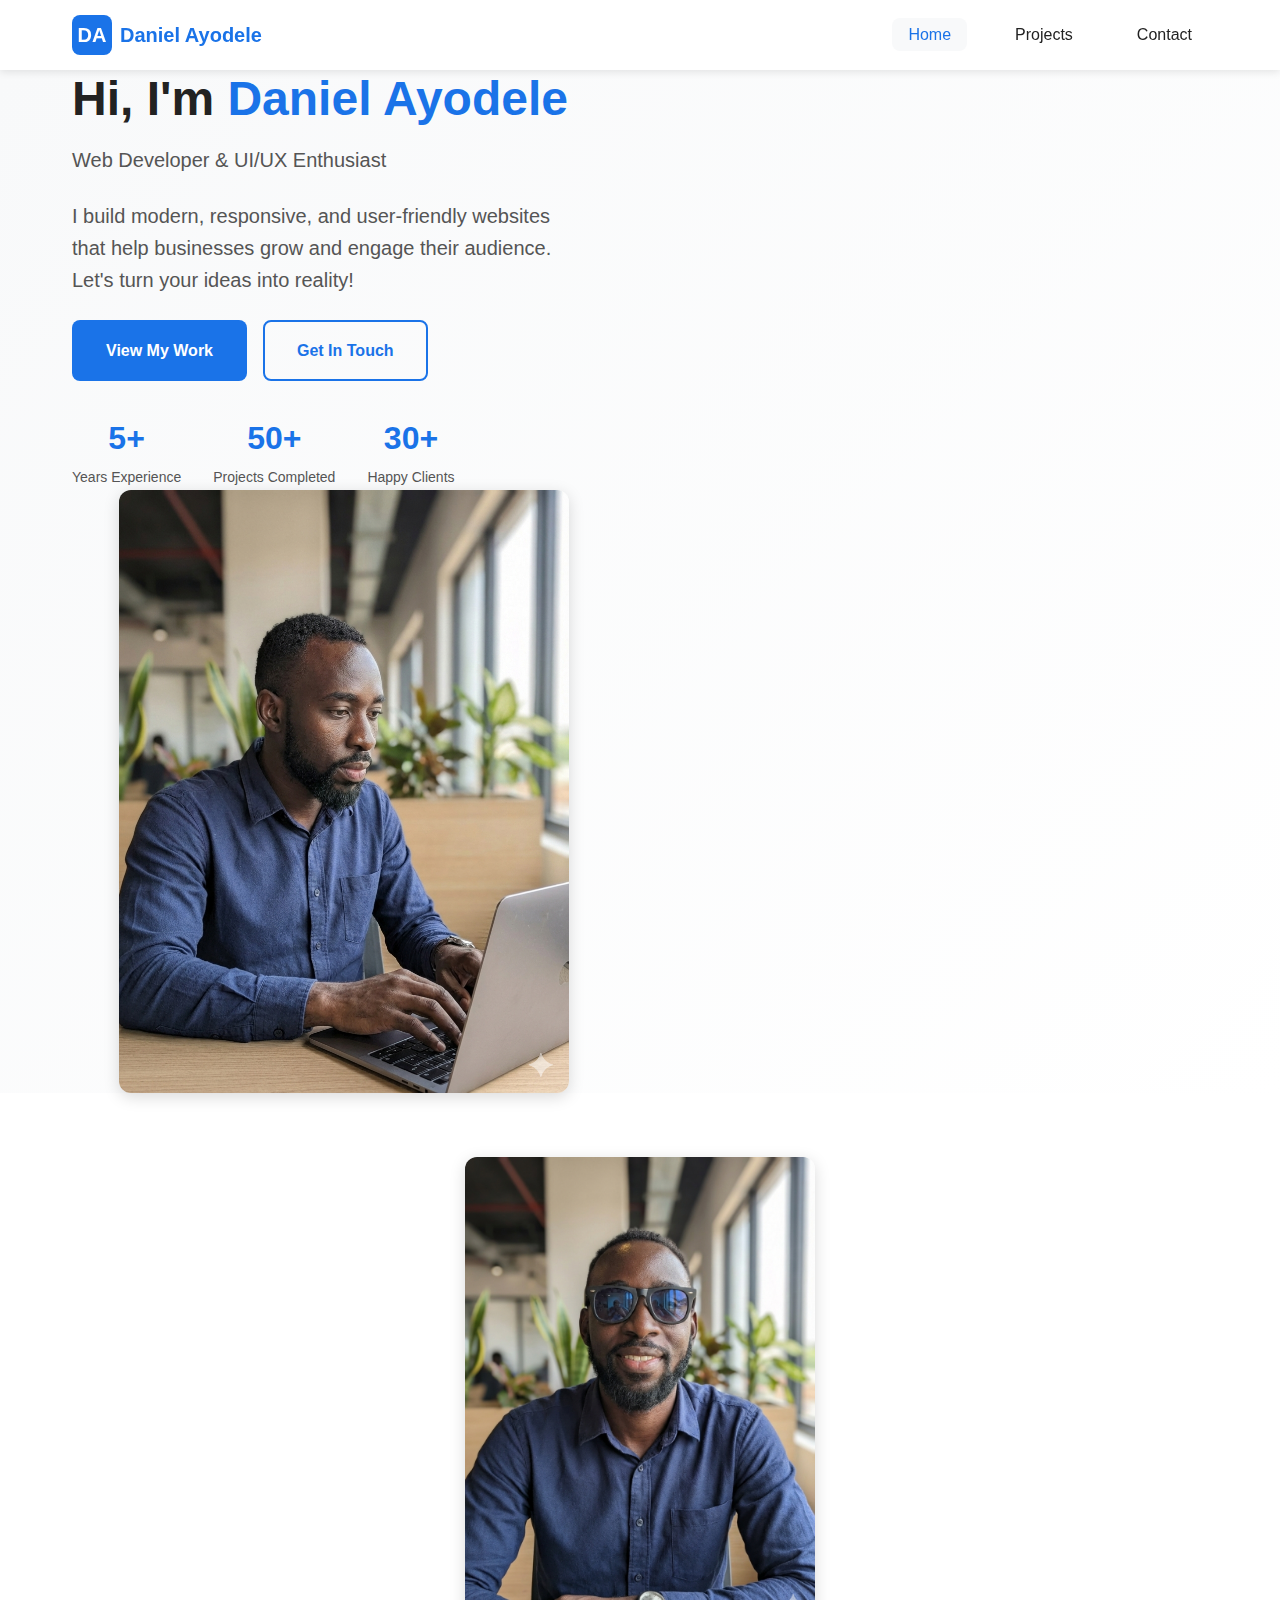
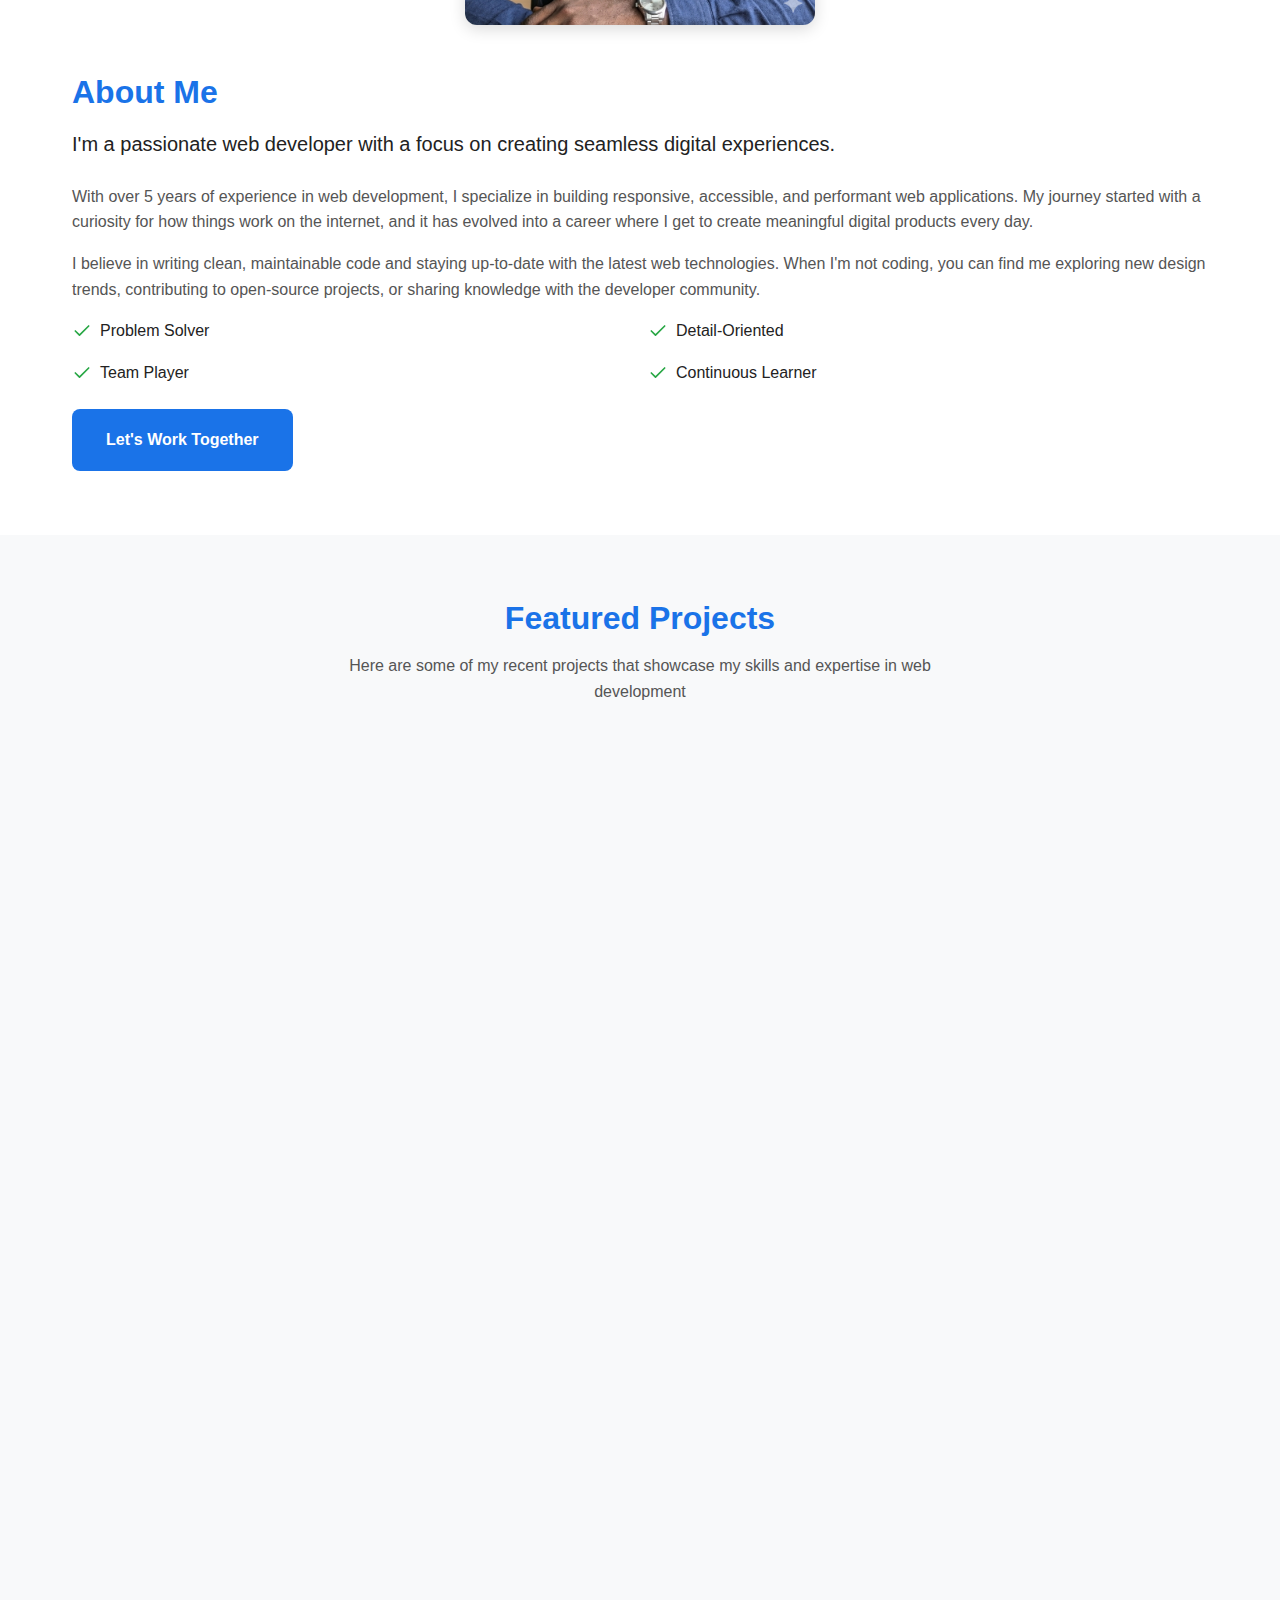
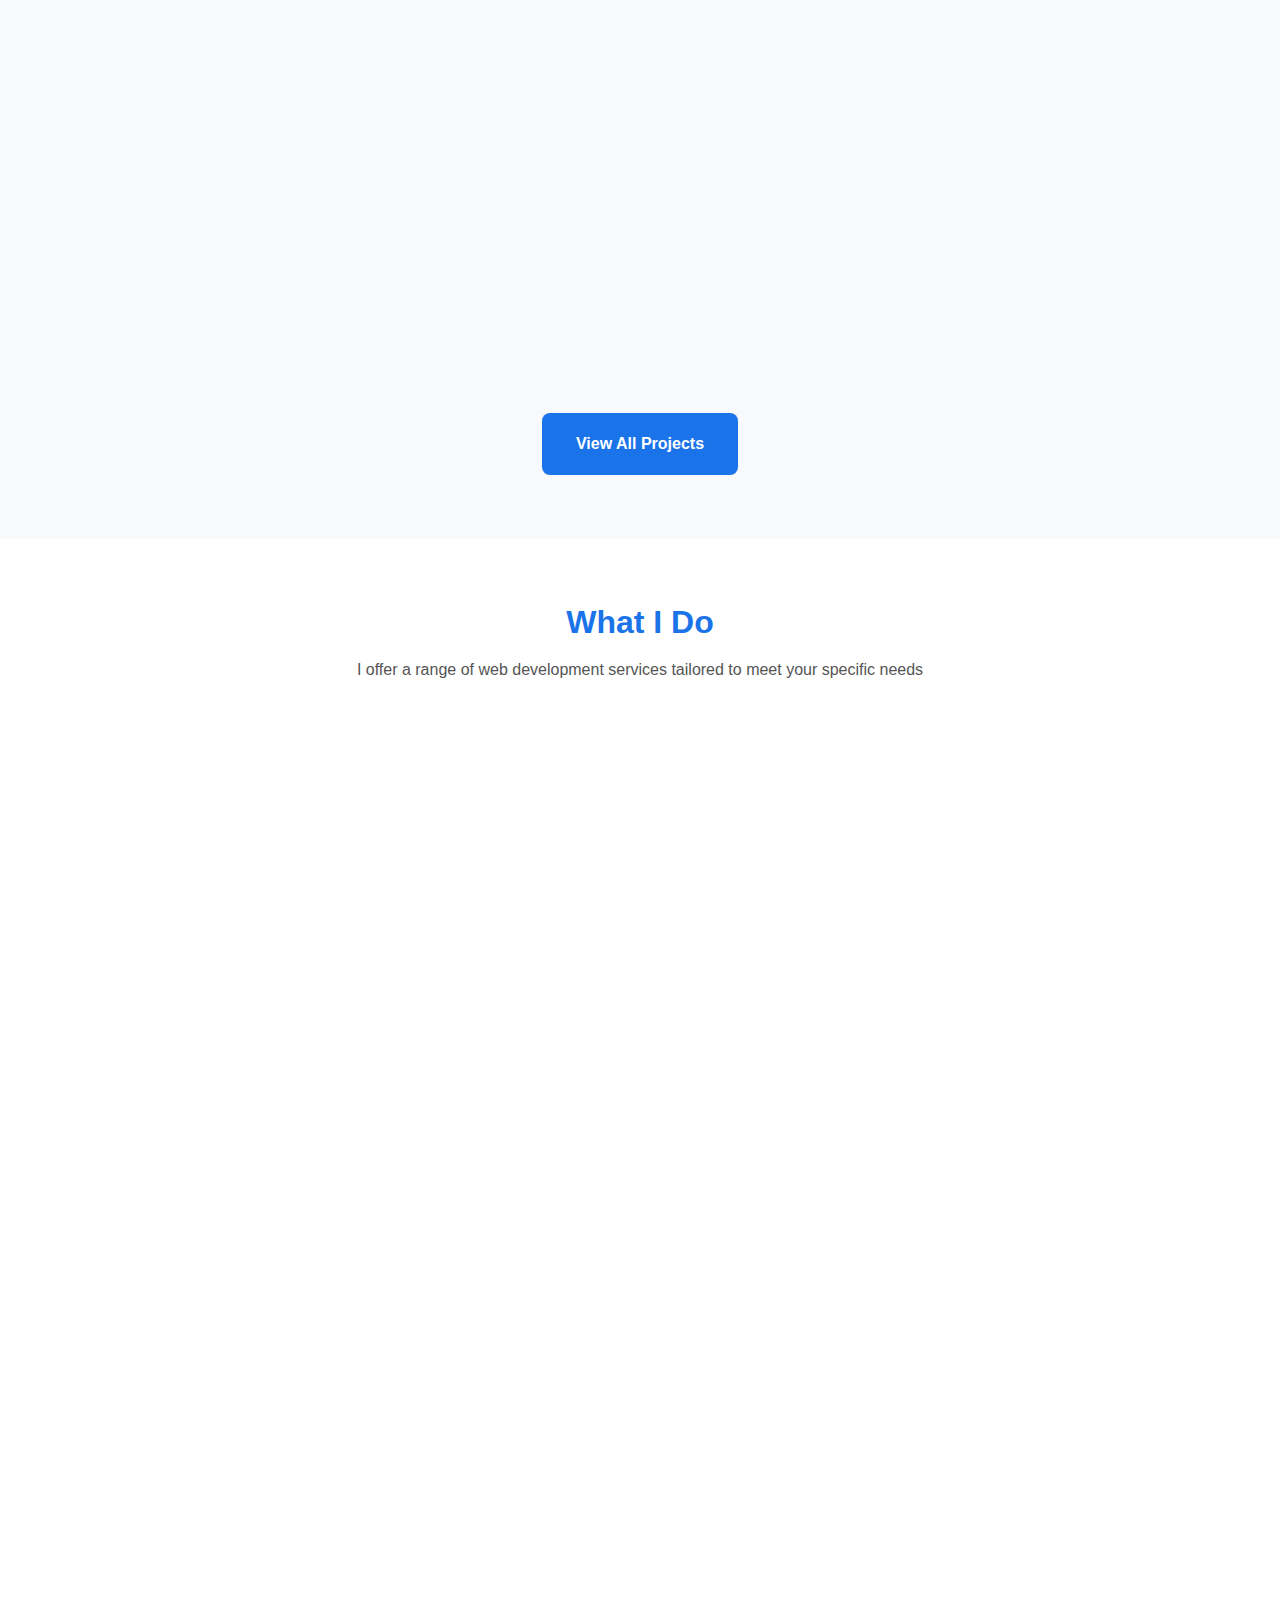
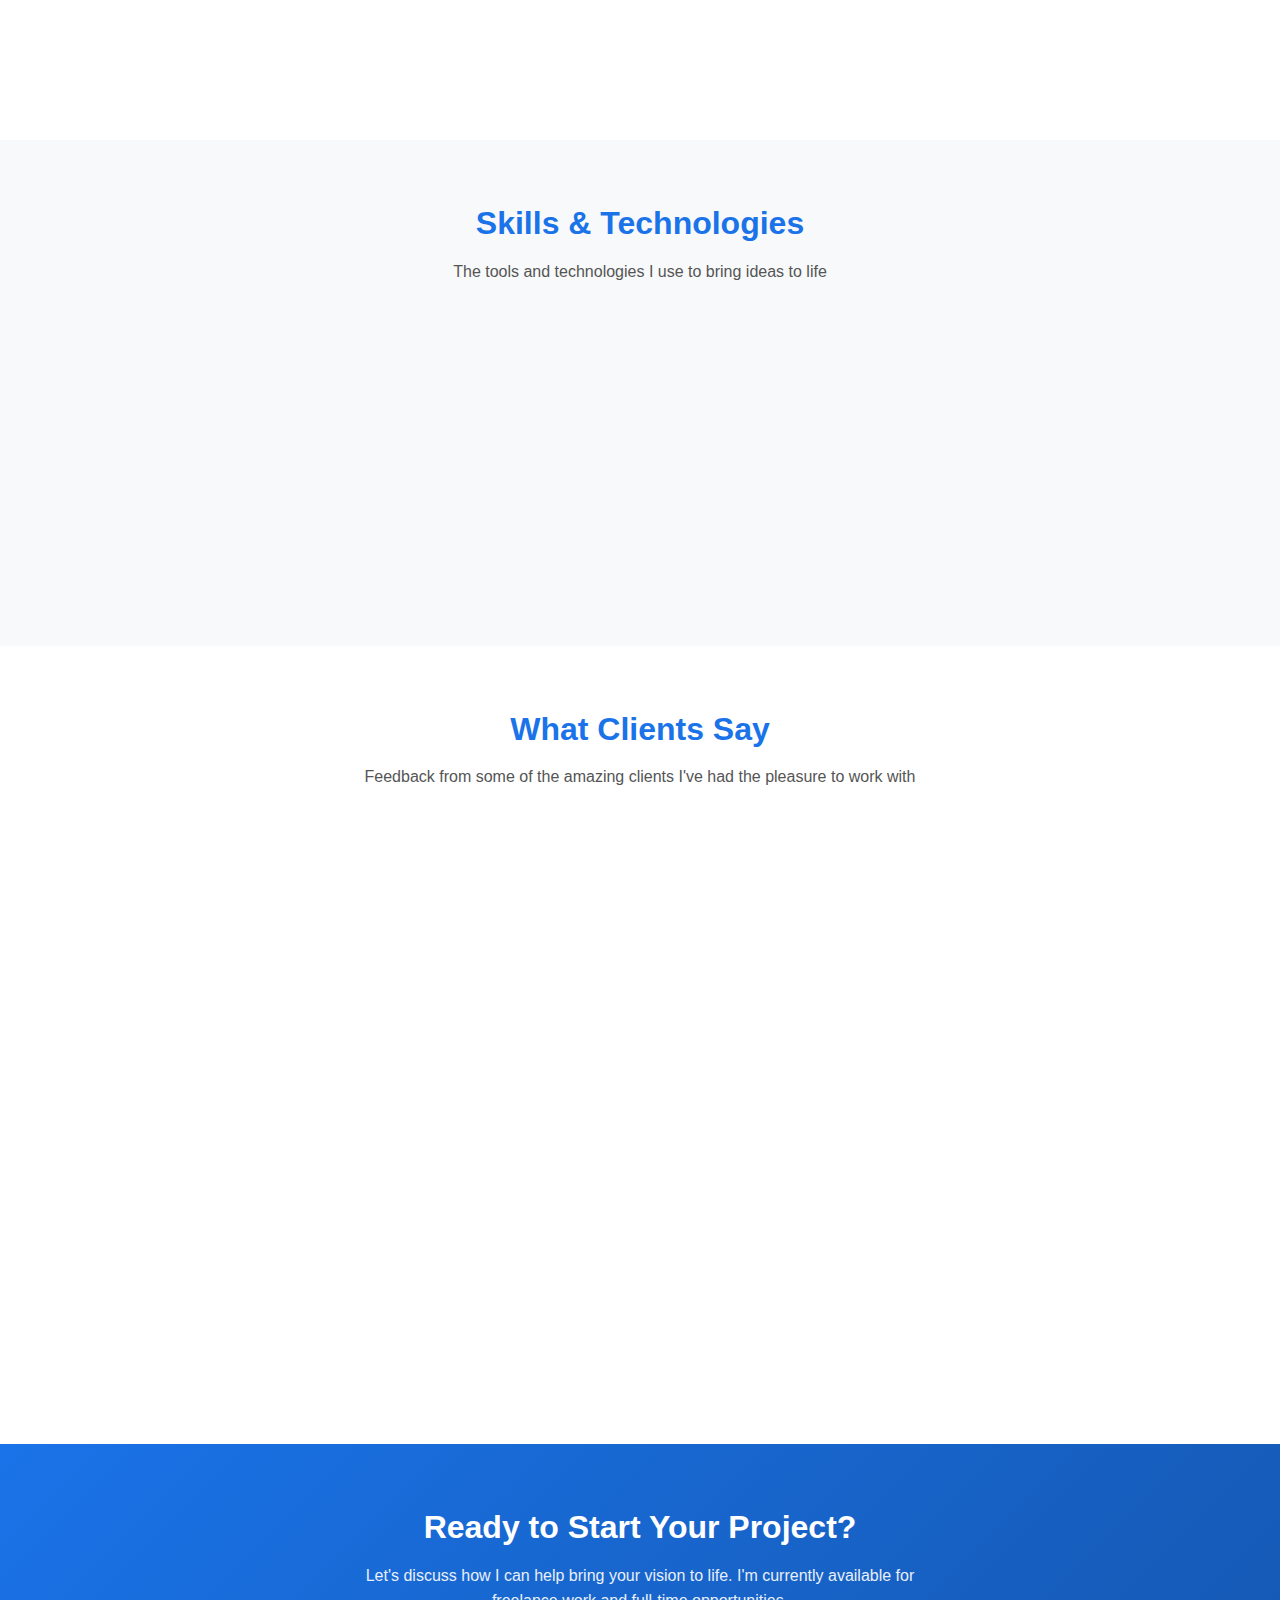
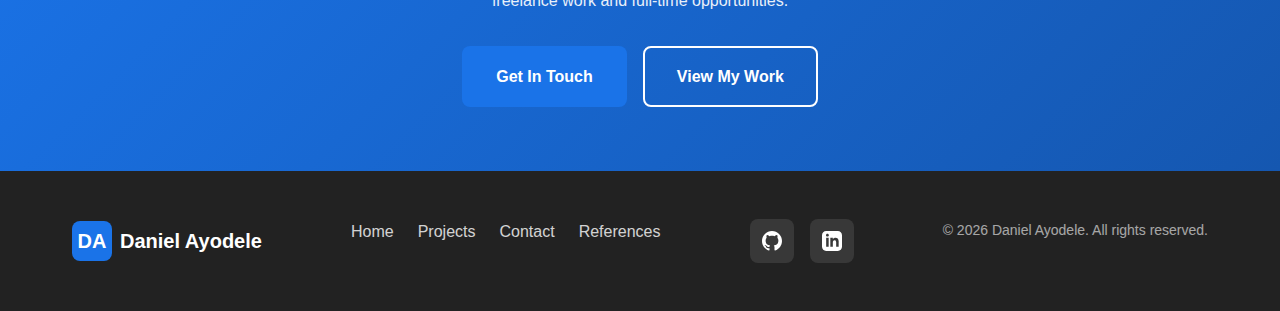
<file: project/index.html>
<!DOCTYPE html>
<html lang="en">

<head>
    <meta charset="UTF-8">
    <meta name="viewport" content="width=device-width, initial-scale=1.0">
    <title>Daniel Ayodele | Web Developer Portfolio</title>
    <meta name="description"
        content="Welcome to Daniel Ayodele's portfolio. I create beautiful, responsive websites and web applications using modern technologies.">
    <meta name="author" content="Daniel Ayodele">

    <!-- Favicon -->
    <link rel="icon" type="image/png" href="./images/favicon.png">

    <!-- Stylesheets -->
    <link rel="stylesheet" href="./styles/portfolio.css">

    <!-- JavaScript -->
    <script src="./scripts/portfolio.js" defer></script>
</head>

<body>
    <!-- Header -->
    <header class="header">
        <div class="container">
            <a href="./index.html" class="logo">
                <span class="logo-monogram">DA</span>
                <span>Daniel Ayodele</span>
            </a>

            <button class="nav-toggle" aria-label="Toggle navigation" aria-expanded="false">
                <span class="nav-toggle-bar"></span>
                <span class="nav-toggle-bar"></span>
                <span class="nav-toggle-bar"></span>
            </button>

            <nav>
                <ul class="nav-menu">
                    <li><a href="./index.html" class="nav-link active">Home</a></li>
                    <li><a href="./project.html" class="nav-link">Projects</a></li>
                    <li><a href="./contact.html" class="nav-link">Contact</a></li>
                </ul>
            </nav>
        </div>
    </header>

    <!-- Main Content -->
    <main>
        <!-- Hero Section -->
        <section class="hero">
            <div class="container">
                <div class="hero-content">
                    <div class="hero-text">
                        <h1 class="hero-title">
                            Hi, I'm <span class="highlight">Daniel Ayodele</span>
                        </h1>
                        <p class="hero-subtitle">Web Developer & UI/UX Enthusiast</p>
                        <p class="hero-description">
                            I build modern, responsive, and user-friendly websites that help businesses grow and engage
                            their audience.
                            Let's turn your ideas into reality!
                        </p>
                        <div class="hero-buttons">
                            <a href="./project.html" class="btn btn-primary">View My Work</a>
                            <a href="./contact.html" class="btn btn-secondary">Get In Touch</a>
                        </div>
                        <div class="hero-stats">
                            <div class="stat-item">
                                <span class="stat-number">5+</span>
                                <span class="stat-label">Years Experience</span>
                            </div>
                            <div class="stat-item">
                                <span class="stat-number">50+</span>
                                <span class="stat-label">Projects Completed</span>
                            </div>
                            <div class="stat-item">
                                <span class="stat-number">30+</span>
                                <span class="stat-label">Happy Clients</span>
                            </div>
                        </div>
                    </div>
                    <div class="hero-image">
                        <img src="./images/daniel-lap.png" alt="Daniel Ayodele - Web Developer" width="400" height="400">
                        <div class="hero-image-decoration"></div>
                    </div>
                </div>
            </div>
        </section>

        <!-- About Section -->
        <section class="section">
            <div class="container">
                <div class="about-content">
                    <div class="about-image">
                        <img src="./images/daniel-gen.png" alt="Daniel Ayodele about me" width="350" height="400">
                    </div>
                    <div class="about-text">
                        <h2>About Me</h2>
                        <p class="lead">I'm a passionate web developer with a focus on creating seamless digital
                            experiences.</p>
                        <p>
                            With over 5 years of experience in web development, I specialize in building responsive,
                            accessible, and performant web applications. My journey started with a curiosity for
                            how things work on the internet, and it has evolved into a career where I get to
                            create meaningful digital products every day.
                        </p>
                        <p>
                            I believe in writing clean, maintainable code and staying up-to-date with the latest
                            web technologies. When I'm not coding, you can find me exploring new design trends,
                            contributing to open-source projects, or sharing knowledge with the developer community.
                        </p>
                        <div class="about-highlights">
                            <div class="highlight-item">
                                <svg xmlns="http://www.w3.org/2000/svg" width="20" height="20" viewBox="0 0 24 24"
                                    fill="none" stroke="currentColor" stroke-width="2" stroke-linecap="round"
                                    stroke-linejoin="round">
                                    <polyline points="20 6 9 17 4 12"></polyline>
                                </svg>
                                <span>Problem Solver</span>
                            </div>
                            <div class="highlight-item">
                                <svg xmlns="http://www.w3.org/2000/svg" width="20" height="20" viewBox="0 0 24 24"
                                    fill="none" stroke="currentColor" stroke-width="2" stroke-linecap="round"
                                    stroke-linejoin="round">
                                    <polyline points="20 6 9 17 4 12"></polyline>
                                </svg>
                                <span>Detail-Oriented</span>
                            </div>
                            <div class="highlight-item">
                                <svg xmlns="http://www.w3.org/2000/svg" width="20" height="20" viewBox="0 0 24 24"
                                    fill="none" stroke="currentColor" stroke-width="2" stroke-linecap="round"
                                    stroke-linejoin="round">
                                    <polyline points="20 6 9 17 4 12"></polyline>
                                </svg>
                                <span>Team Player</span>
                            </div>
                            <div class="highlight-item">
                                <svg xmlns="http://www.w3.org/2000/svg" width="20" height="20" viewBox="0 0 24 24"
                                    fill="none" stroke="currentColor" stroke-width="2" stroke-linecap="round"
                                    stroke-linejoin="round">
                                    <polyline points="20 6 9 17 4 12"></polyline>
                                </svg>
                                <span>Continuous Learner</span>
                            </div>
                        </div>
                        <a href="./contact.html" class="btn btn-primary">Let's Work Together</a>
                    </div>
                </div>
            </div>
        </section>

        <!-- Featured Projects Section -->
        <section class="section section-alt">
            <div class="container">
                <div class="section-header">
                    <h2 class="text-center">Featured Projects</h2>
                    <p class="text-center section-description">
                        Here are some of my recent projects that showcase my skills and expertise in web development
                    </p>
                </div>
                <div class="featured-projects" id="featured-projects">
                    <!-- Featured projects will be dynamically loaded from JavaScript -->
                </div>
                <div class="text-center mt-xl">
                    <a href="./project.html" class="btn btn-primary">View All Projects</a>
                </div>
            </div>
        </section>

        <!-- Services Section -->
        <section class="section">
            <div class="container">
                <div class="section-header">
                    <h2 class="text-center">What I Do</h2>
                    <p class="text-center section-description">
                        I offer a range of web development services tailored to meet your specific needs
                    </p>
                </div>
                <div class="services-grid">
                    <div class="service-card animate-fade-in">
                        <div class="service-icon">
                            <svg xmlns="http://www.w3.org/2000/svg" width="32" height="32" viewBox="0 0 24 24"
                                fill="none" stroke="currentColor" stroke-width="2" stroke-linecap="round"
                                stroke-linejoin="round">
                                <rect x="3" y="3" width="18" height="18" rx="2" ry="2"></rect>
                                <line x1="3" y1="9" x2="21" y2="9"></line>
                                <line x1="9" y1="21" x2="9" y2="9"></line>
                            </svg>
                        </div>
                        <h3>Frontend Development</h3>
                        <p>Building responsive, interactive user interfaces using modern frameworks and best practices.
                        </p>
                    </div>
                    <div class="service-card animate-fade-in">
                        <div class="service-icon">
                            <svg xmlns="http://www.w3.org/2000/svg" width="32" height="32" viewBox="0 0 24 24"
                                fill="none" stroke="currentColor" stroke-width="2" stroke-linecap="round"
                                stroke-linejoin="round">
                                <polyline points="16 18 22 12 16 6"></polyline>
                                <polyline points="8 6 2 12 8 18"></polyline>
                            </svg>
                        </div>
                        <h3>Backend Development</h3>
                        <p>Creating robust APIs and server-side applications to power your web applications.</p>
                    </div>
                    <div class="service-card animate-fade-in">
                        <div class="service-icon">
                            <svg xmlns="http://www.w3.org/2000/svg" width="32" height="32" viewBox="0 0 24 24"
                                fill="none" stroke="currentColor" stroke-width="2" stroke-linecap="round"
                                stroke-linejoin="round">
                                <path d="M12 2L2 7l10 5 10-5-10-5zM2 17l10 5 10-5M2 12l10 5 10-5"></path>
                            </svg>
                        </div>
                        <h3>Full Stack Solutions</h3>
                        <p>End-to-end development from database design to user interface implementation.</p>
                    </div>
                    <div class="service-card animate-fade-in">
                        <div class="service-icon">
                            <svg xmlns="http://www.w3.org/2000/svg" width="32" height="32" viewBox="0 0 24 24"
                                fill="none" stroke="currentColor" stroke-width="2" stroke-linecap="round"
                                stroke-linejoin="round">
                                <rect x="5" y="2" width="14" height="20" rx="2" ry="2"></rect>
                                <line x1="12" y1="18" x2="12.01" y2="18"></line>
                            </svg>
                        </div>
                        <h3>Responsive Design</h3>
                        <p>Ensuring your website looks great on all devices, from mobile to desktop.</p>
                    </div>
                </div>
            </div>
        </section>

        <!-- Skills Overview Section -->
        <section class="section section-alt">
            <div class="container">
                <div class="section-header">
                    <h2 class="text-center">Skills & Technologies</h2>
                    <p class="text-center section-description">
                        The tools and technologies I use to bring ideas to life
                    </p>
                </div>
                <div class="skills-grid" id="skills-container">
                    <!-- Skills will be dynamically loaded from JavaScript -->
                </div>
            </div>
        </section>

        <!-- Testimonials Section -->
        <section class="section">
            <div class="container">
                <div class="section-header">
                    <h2 class="text-center">What Clients Say</h2>
                    <p class="text-center section-description">
                        Feedback from some of the amazing clients I've had the pleasure to work with
                    </p>
                </div>
                <div class="testimonials-grid">
                    <div class="testimonial-card animate-fade-in">
                        <div class="testimonial-content">
                            <p>"Daniel delivered an exceptional website that exceeded our expectations. His attention to
                                detail and communication throughout the project was outstanding."</p>
                        </div>
                        <div class="testimonial-author">
                            <div class="testimonial-avatar">JM</div>
                            <div>
                                <strong>John Miller</strong>
                                <p class="contact-info-paragraph-sm">CEO,
                                    TechStart Inc.</p>
                            </div>
                        </div>
                    </div>
                    <div class="testimonial-card animate-fade-in">
                        <div class="testimonial-content">
                            <p>"Working with Daniel was a great experience. He understood our requirements perfectly and
                                delivered a beautiful, functional website on time."</p>
                        </div>
                        <div class="testimonial-author">
                            <div class="testimonial-avatar">SK</div>
                            <div>
                                <strong>Sarah Kim</strong>
                                <p class="contact-info-paragraph-sm">Founder,
                                    DesignCo</p>
                            </div>
                        </div>
                    </div>
                    <div class="testimonial-card animate-fade-in">
                        <div class="testimonial-content">
                            <p>"Daniel's technical skills and creative approach helped transform our online presence.
                                Highly recommended!"</p>
                        </div>
                        <div class="testimonial-author">
                            <div class="testimonial-avatar">RB</div>
                            <div>
                                <strong>Robert Brown</strong>
                                <p class="contact-info-paragraph-sm">
                                    Marketing Director, GrowthLabs</p>
                            </div>
                        </div>
                    </div>
                </div>
            </div>
        </section>

        <!-- Call to Action Section -->
        <section class="cta-section">
            <div class="container text-center">
                <h2>Ready to Start Your Project?</h2>
                <p>Let's discuss how I can help bring your vision to life. I'm currently available for freelance work
                    and full-time opportunities.</p>
                <div class="cta-buttons">
                    <a href="./contact.html" class="btn btn-primary">Get In Touch</a>
                    <a href="./project.html" class="btn btn-secondary">View My Work</a>
                </div>
            </div>
        </section>
    </main>

    <!-- Footer -->
    <footer class="footer">
        <div class="container">
            <div class="footer-content">
                <a href="./index.html" class="footer-logo">
                    <span class="logo-monogram">DA</span>
                    Daniel Ayodele
                </a>

                <div class="footer-links">
                    <a href="./index.html" class="footer-link">Home</a>
                    <a href="./project.html" class="footer-link">Projects</a>
                    <a href="./contact.html" class="footer-link">Contact</a>
                    <a href="./reference.html" class="footer-link">References</a>
                </div>

                <div class="footer-social">
                    <a href="https://github.com" target="_blank" rel="noopener noreferrer" class="social-link"
                        aria-label="GitHub">
                        <svg xmlns="http://www.w3.org/2000/svg" width="20" height="20" viewBox="0 0 24 24"
                            fill="currentColor">
                            <path
                                d="M12 0c-6.626 0-12 5.373-12 12 0 5.302 3.438 9.8 8.207 11.387.599.111.793-.261.793-.577v-2.234c-3.338.726-4.033-1.416-4.033-1.416-.546-1.387-1.333-1.756-1.333-1.756-1.089-.745.083-.729.083-.729 1.205.084 1.839 1.237 1.839 1.237 1.07 1.834 2.807 1.304 3.492.997.107-.775.418-1.305.762-1.604-2.665-.305-5.467-1.334-5.467-5.931 0-1.311.469-2.381 1.236-3.221-.124-.303-.535-1.524.117-3.176 0 0 1.008-.322 3.301 1.23.957-.266 1.983-.399 3.003-.404 1.02.005 2.047.138 3.006.404 2.291-1.552 3.297-1.23 3.297-1.23.653 1.653.242 2.874.118 3.176.77.84 1.235 1.911 1.235 3.221 0 4.609-2.807 5.624-5.479 5.921.43.372.823 1.102.823 2.222v3.293c0 .319.192.694.801.576 4.765-1.589 8.199-6.086 8.199-11.386 0-6.627-5.373-12-12-12z" />
                        </svg>
                    </a>
                    <a href="https://linkedin.com" target="_blank" rel="noopener noreferrer" class="social-link"
                        aria-label="LinkedIn">
                        <svg xmlns="http://www.w3.org/2000/svg" width="20" height="20" viewBox="0 0 24 24"
                            fill="currentColor">
                            <path
                                d="M19 0h-14c-2.761 0-5 2.239-5 5v14c0 2.761 2.239 5 5 5h14c2.762 0 5-2.239 5-5v-14c0-2.761-2.238-5-5-5zm-11 19h-3v-11h3v11zm-1.5-12.268c-.966 0-1.75-.79-1.75-1.764s.784-1.764 1.75-1.764 1.75.79 1.75 1.764-.783 1.764-1.75 1.764zm13.5 12.268h-3v-5.604c0-3.368-4-3.113-4 0v5.604h-3v-11h3v1.765c1.396-2.586 7-2.777 7 2.476v6.759z" />
                        </svg>
                    </a>
                </div>

                <p class="footer-copyright">
                    &copy; <span id="year"></span> Daniel Ayodele. All rights reserved.
                </p>
            </div>
        </div>
    </footer>
</body>

</html>
</file>
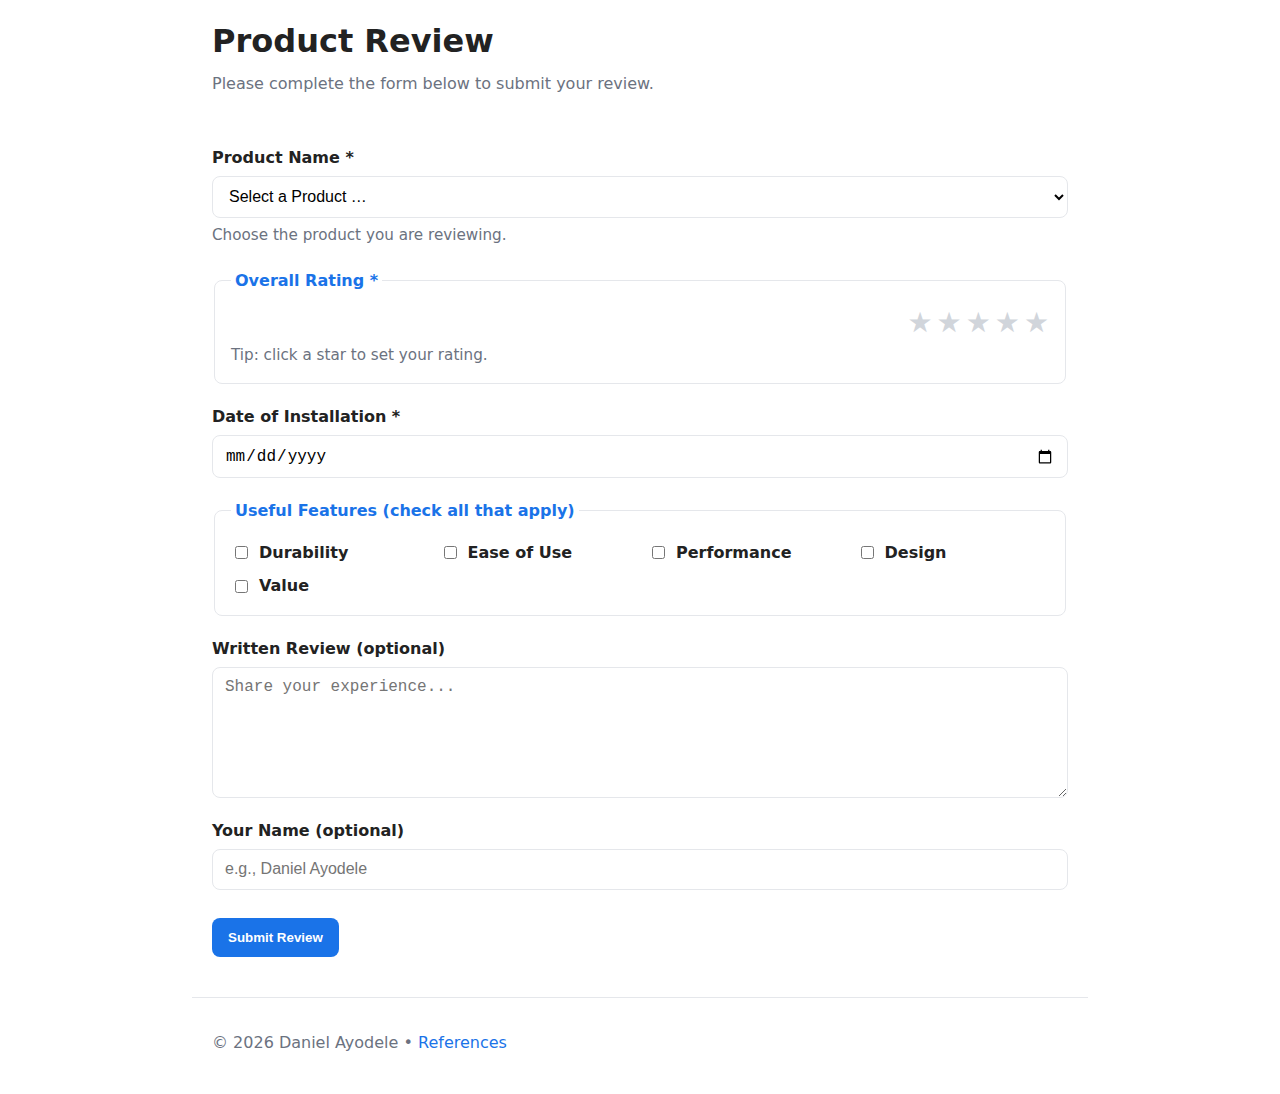
<file: form.html>
<!DOCTYPE html>
<html lang="en">

<head>
    <meta charset="UTF-8">
    <meta name="viewport" content="width=device-width, initial-scale=1.0">
    <title>Product Review Form</title>
    <meta name="description"
        content="Submit a product review including rating, installation date, useful features, and optional written feedback.">
    <meta name="author" content="Daniel Ayodele">
    <link rel="stylesheet" href="./styles/form.css">
</head>

<body>
    <header class="site-header container">
        <h1>Product Review</h1>
        <p class="lede">Please complete the form below to submit your review.</p>
    </header>

    <main class="container">
        <form action="./review.html" method="get">
            <!-- PRODUCT NAME -->
            <div class="form-row">
                <label for="productName">Product Name <span aria-hidden="true">*</span></label>
                <select id="productName" name="product" required aria-describedby="productHelp">
                    <option value="" disabled selected>Select a Product …</option>
                    <!-- Options injected by scripts/form.js from scripts/products.js -->
                </select>
                <small id="productHelp" class="help">Choose the product you are reviewing.</small>
            </div>

            <!-- OVERALL RATING -->
            <fieldset class="form-row">
                <legend>Overall Rating <span aria-hidden="true">*</span></legend>
                <div class="rating" aria-label="Overall rating from 1 to 5">
                    <!-- Each radio has same name="rating", distinct id, required -->
                    <input type="radio" id="star5" name="rating" value="5" required aria-label="5 stars">
                    <label for="star5" title="5 stars">★</label>

                    <input type="radio" id="star4" name="rating" value="4" required aria-label="4 stars">
                    <label for="star4" title="4 stars">★</label>

                    <input type="radio" id="star3" name="rating" value="3" required aria-label="3 stars">
                    <label for="star3" title="3 stars">★</label>

                    <input type="radio" id="star2" name="rating" value="2" required aria-label="2 stars">
                    <label for="star2" title="2 stars">★</label>

                    <input type="radio" id="star1" name="rating" value="1" required aria-label="1 star">
                    <label for="star1" title="1 star">★</label>
                </div>
                <small class="help">Tip: click a star to set your rating.</small>
            </fieldset>

            <!-- DATE OF INSTALLATION -->
            <div class="form-row">
                <label for="installDate">Date of Installation <span aria-hidden="true">*</span></label>
                <input type="date" id="installDate" name="installed" required>
            </div>

            <!-- USEFUL FEATURES (CHECK ALL THAT APPLY) -->
            <fieldset class="form-row">
                <legend>Useful Features (check all that apply)</legend>
                <div class="checks">
                    <div class="check">
                        <input type="checkbox" id="feat1" name="features" value="Durability">
                        <label for="feat1">Durability</label>
                    </div>
                    <div class="check">
                        <input type="checkbox" id="feat2" name="features" value="Ease of Use">
                        <label for="feat2">Ease of Use</label>
                    </div>
                    <div class="check">
                        <input type="checkbox" id="feat3" name="features" value="Performance">
                        <label for="feat3">Performance</label>
                    </div>
                    <div class="check">
                        <input type="checkbox" id="feat4" name="features" value="Design">
                        <label for="feat4">Design</label>
                    </div>
                    <div class="check">
                        <input type="checkbox" id="feat5" name="features" value="Value">
                        <label for="feat5">Value</label>
                    </div>
                </div>
            </fieldset>

            <!-- WRITTEN REVIEW (OPTIONAL) -->
            <div class="form-row">
                <label for="reviewText">Written Review (optional)</label>
                <textarea id="reviewText" name="notes" rows="6" placeholder="Share your experience..."></textarea>
            </div>

            <!-- USER NAME (OPTIONAL) -->
            <div class="form-row">
                <label for="userName">Your Name (optional)</label>
                <input type="text" id="userName" name="user" inputmode="text" autocomplete="name"
                    placeholder="e.g., Daniel Ayodele">
            </div>

            <!-- SUBMIT -->
            <div class="form-actions">
                <input type="submit" value="Submit Review" class="btn">
            </div>
        </form>
    </main>

    <footer class="site-footer container">
        <p>© <span id="year"></span> Daniel Ayodele • <a href="./references.html">References</a></p>
    </footer>

    <script src="./scripts/products.js"></script>
    <script src="./scripts/form.js"></script>
</body>

</html>
</file>
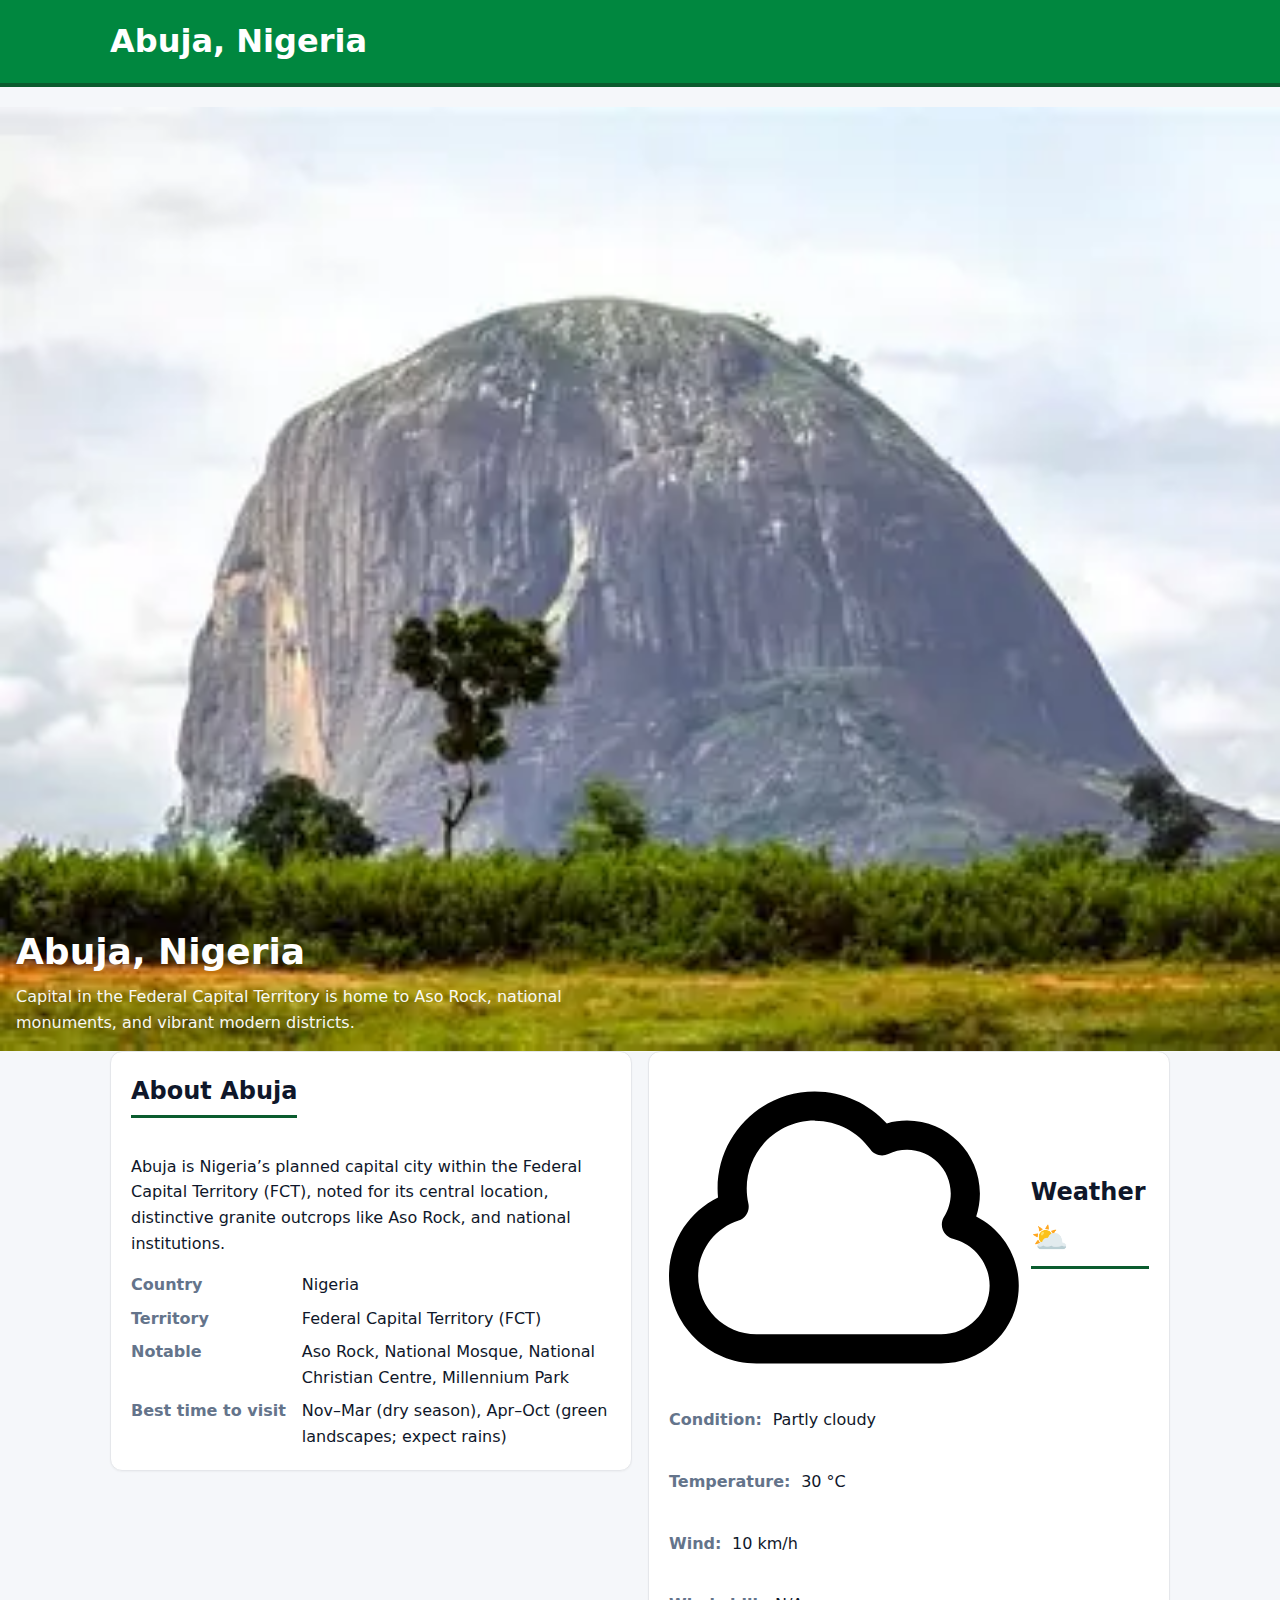
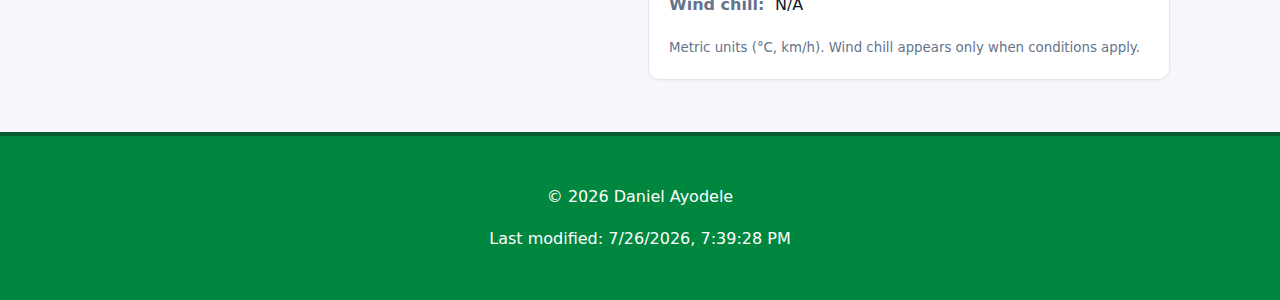
<file: place.html>
<!doctype html>
<html lang="en">

<head>
    <!-- Required meta -->
    <meta charset="UTF-8" />
    <meta name="viewport" content="width=device-width, initial-scale=1.0" />

    <!-- Page title & metadata -->
    <title>Abuja, Nigeria — Place Page</title>
    <meta name="description"
        content="WDD 131 - Place page about Abuja, Nigeria (Federal Capital Territory) with responsive design, hero images, and weather including wind chill logic." />
    <meta name="author" content="Ayodele Daniel" />

    <!-- Stylesheets -->
<link rel="stylesheet" href="styles/place.css">
<!-- <link rel="stylesheet" href="styles/place_large.css"> -->
<link rel="preconnect" href="https://fonts.googleapis.com">
<link rel="preconnect" href="https://fonts.gstatic.com" crossorigin>
<link href="https://fonts.googleapis.com/css2?family=Roboto:ital,wght@0,100..900;1,100..900&display=swap"
    rel="stylesheet">
<script defer src="scripts/place.js"></script>
</head>

<body>
    <!-- HEADER -->
    <header class="site-header">
        <div class="container">
            <h1>Abuja, Nigeria</h1>
        </div>
    </header>

    <!-- MAIN -->
    <main>
        <!-- HERO -->
        <section class="hero" aria-label="Abuja hero image">
            <picture>
                <!-- Mobile/default WebP image -->
                <img src="images/place.webp" width="1600" height="700"
                    alt="Green gradient inspired by Nigeria flag tones" loading="lazy" />
        </picture>
        <div class="hero__text">
            <h2>Abuja, Nigeria</h2>
            <p>Capital in the Federal Capital Territory is home to Aso Rock, national monuments, and vibrant modern districts.</p>
        </div>
    </section>

    <!-- CONTENT GRID -->
    <div class=" container">
                <div class="grid">
                    <!-- ABOUT SECTION -->
                    <section class="section data" aria-labelledby="data-title">
                        <h2 id="data-title">About Abuja</h2>
                        <p>
                            Abuja is Nigeria’s planned capital city within the Federal Capital
                            Territory (FCT), noted for its central location, distinctive granite
                            outcrops like Aso Rock, and national institutions.
                        </p>
                        <dl>
                            <dt>Country</dt>
                            <dd>Nigeria</dd>
                            <dt>Territory</dt>
                            <dd>Federal Capital Territory (FCT)</dd>
                            <dt>Notable</dt>
                            <dd>Aso Rock, National Mosque, National Christian Centre, Millennium Park</dd>
                            <dt>Best time to visit</dt>
                            <dd>Nov–Mar (dry season), Apr–Oct (green landscapes; expect rains)</dd>
                        </dl>
                    </section>

                    <!-- WEATHER SECTION -->
                    <section class="section weather" aria-labelledby="weather-title">
                        <div class="weather__header">
                            <!-- SVG icon is visible in mobile; hidden on wider view via CSS -->
                            <svg xmlns="http://www.w3.org/2000/svg"
                                viewBox="0 0 576 512">
                            <path
                                    d="M80 192c0-88.4 71.6-160 160-160 47.1 0 89.4 20.4 118.7 52.7 10.6-3.1 21.8-4.7 33.3-4.7 66.3 0 120 53.7 120 120 0 13.2-2.1 25.9-6.1 37.8 41.6 21.1 70.1 64.3 70.1 114.2 0 70.7-57.3 128-128 128l-304 0c-79.5 0-144-64.5-144-144 0-56.8 32.9-105.9 80.7-129.4-.4-4.8-.7-9.7-.7-14.6zM240 80c-61.9 0-112 50.1-112 112 0 8.4 .9 16.6 2.7 24.5 2.7 12.1-4.3 24.3-16.1 28.1-38.7 12.4-66.6 48.7-66.6 91.4 0 53 43 96 96 96l304 0c44.2 0 80-35.8 80-80 0-37.4-25.7-68.9-60.5-77.6-7.5-1.9-13.6-7.2-16.5-14.3s-2.1-15.2 2-21.7c7-11.1 11-24.2 11-38.3 0-39.8-32.2-72-72-72-11.1 0-21.5 2.5-30.8 6.9-10.5 5-23.1 1.7-29.8-7.8-20.3-28.6-53.7-47.1-91.3-47.1z" />
                            </svg>
                            <h2 id="weather-title">Weather</h2>
                        </div>

                        <div class="weather__content" aria-live="polite">
                            <p><span class="label">Condition:</span> Partly cloudy</p>
                            <p><span class="label">Temperature:</span> <span id="temp">-</span> °C</p>
                            <p><span class="label">Wind:</span> <span id="wind">-</span> km/h</p>
                            <p><span class="label">Wind chill:</span> <span id="windchill">—</span></p>
                        </div>

                        <small class="units">
                            Metric units (°C, km/h). Wind chill appears only when conditions apply.
                        </small>
                    </section>
                </div>
                </div>
    </main>

    <!-- FOOTER -->
    <footer>
        <div class="container">
            <p>&copy; <span id="year"></span> Daniel Ayodele</p>
            <p>Last modified: <span id="lastModified"></span></p>
        </div>
    </footer>
</body>

</html>
</file>
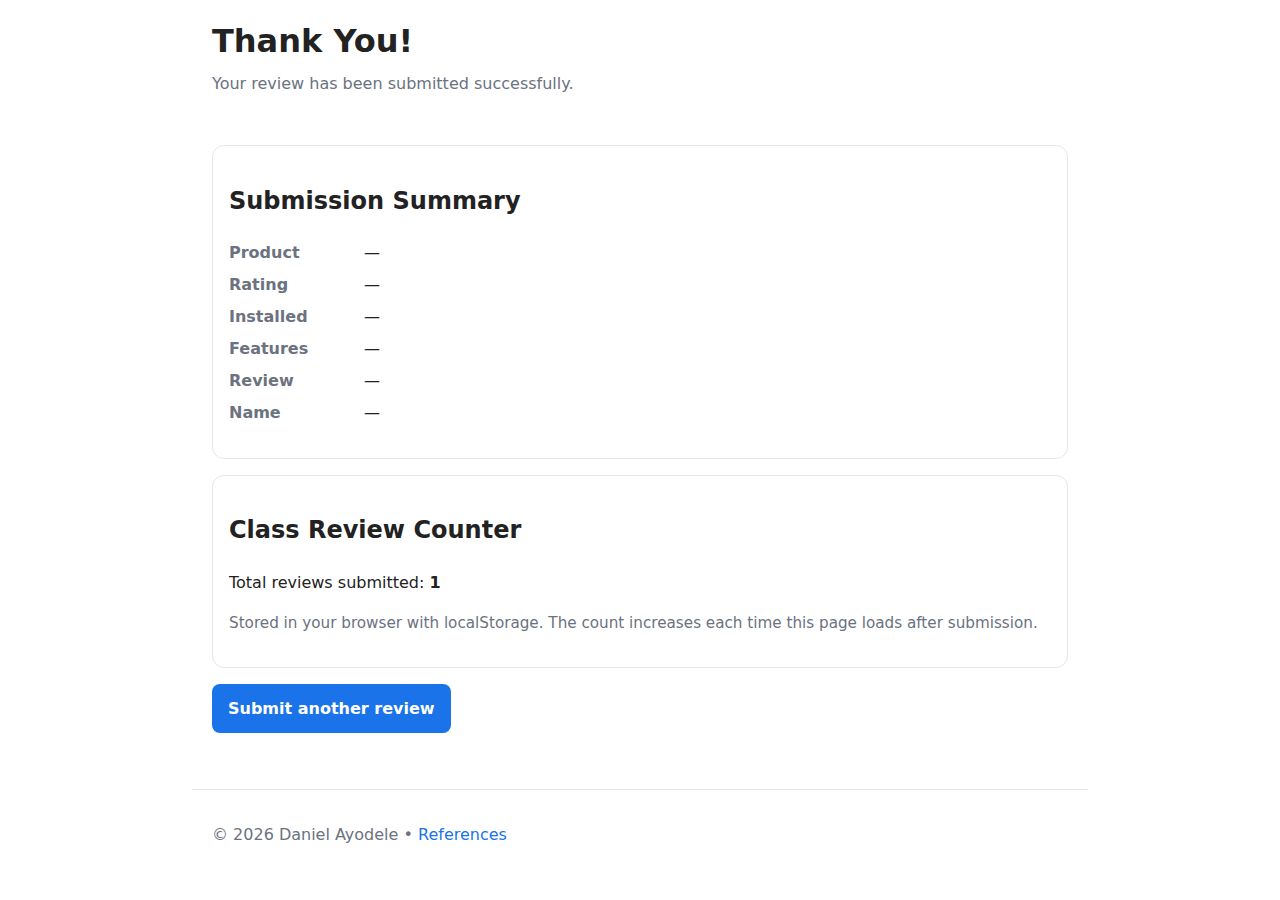
<file: review.html>
<!DOCTYPE html>
<html lang="en">

<head>
    <meta charset="UTF-8">
    <meta name="viewport" content="width=device-width, initial-scale=1.0">
    <title>Review Submitted</title>
    <meta name="description"
        content="Thank you page confirming your product review submission with total reviews counter.">
    <meta name="author" content="Daniel Ayodele">
    <link rel="stylesheet" href="/styles/form.css">
</head>

<body>
    <header class="site-header container">
        <h1>Thank You!</h1>
        <p class="lede">Your review has been submitted successfully.</p>
    </header>

    <main class="container">
        <section class="card">
            <h2>Submission Summary</h2>
            <dl class="summary" id="summary">
                <!-- Populated by review.js -->
            </dl>
        </section>

        <section class="counter card">
            <h2>Class Review Counter</h2>
            <p id="counterText">Total reviews submitted: <strong id="reviewCount">0</strong></p>
            <p class="note">Stored in your browser with localStorage. The count increases each time this page loads
                after submission.</p>
        </section>

        <p><a href="./form.html" class="btn">Submit another review</a></p>
    </main>

    <footer class="site-footer container">
        <p>© <span id="year"></span> Daniel Ayodele • <a href="./references.html">References</a></p>
    </footer>

    <script src="./scripts/review.js"></script>
</body>

</html>
</file>
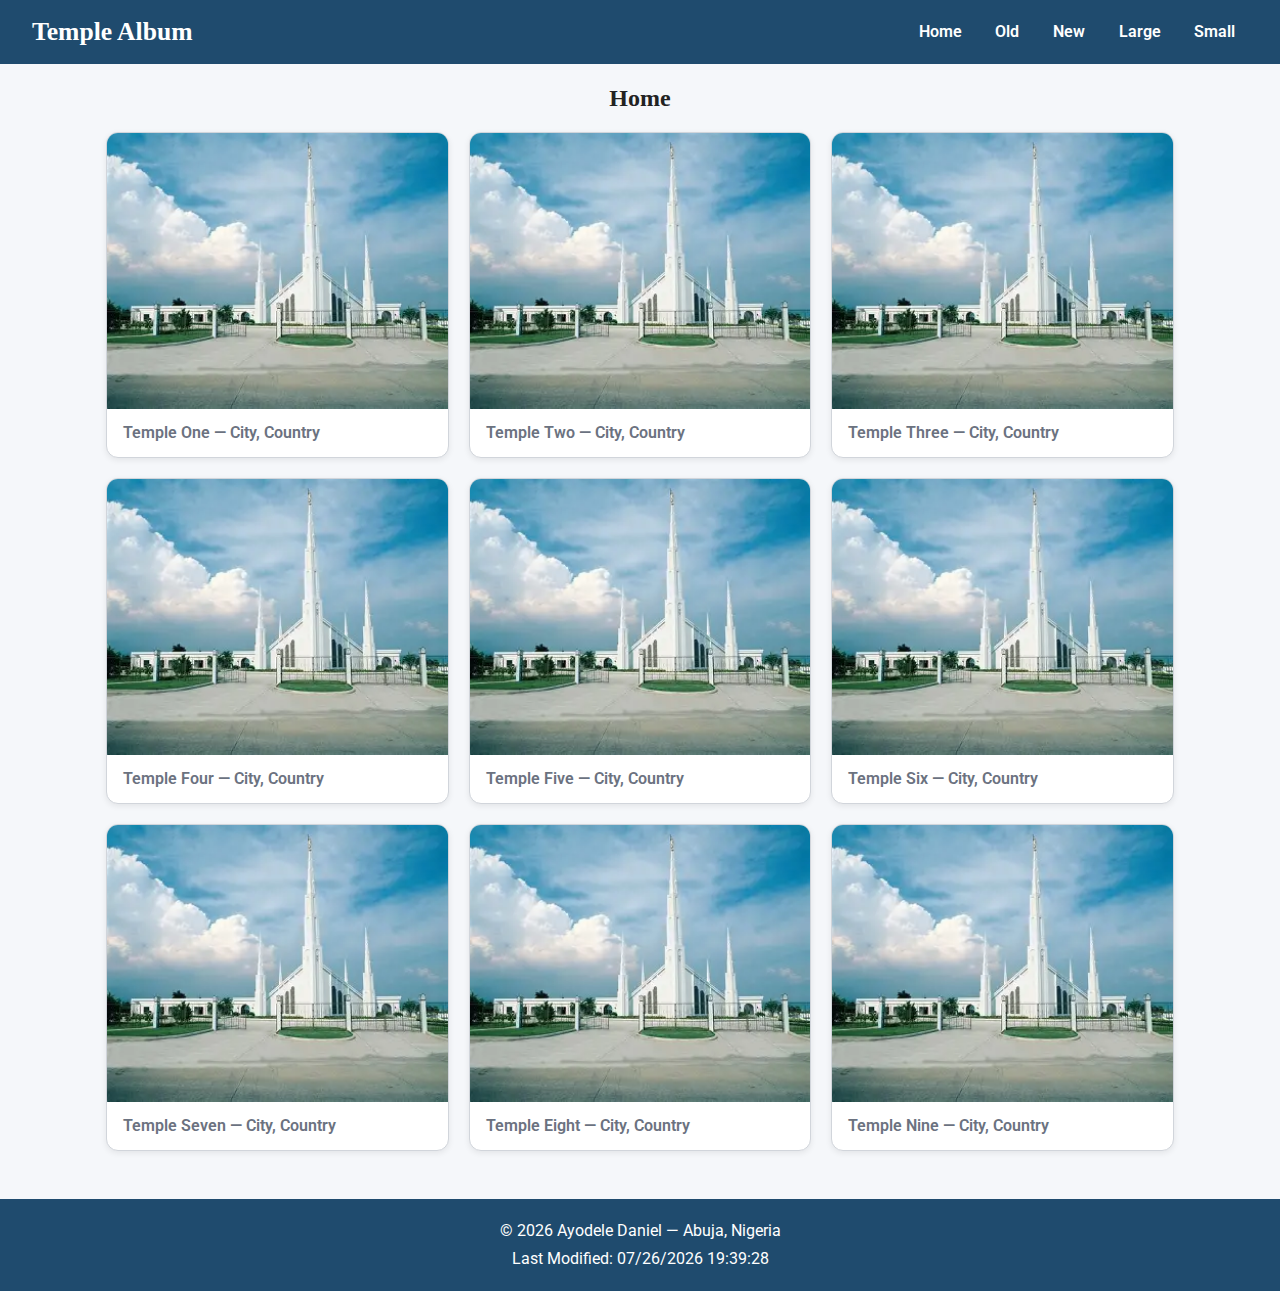
<file: temples.html>
<!DOCTYPE html>
<html lang="en">

<head>
    <meta charset="UTF-8" />
    <meta name="viewport" content="width=device-width, initial-scale=1" />

    <title>Temple Album - Ayodele Daniel</title>
    <meta name="description" content="WDD 131 - Temple Album, responsive gallery with hamburger menu and filtering." />
    <meta name="author" content="Ayodele Daniel" />
<link rel="stylesheet" href="styles/temples.css">
<link rel="stylesheet" href="styles/temples-large.css">
    <link rel="preconnect" href="https://fonts.googleapis.com">
    <link rel="preconnect" href="https://fonts.gstatic.com" crossorigin>
    <link href="https://fonts.googleapis.com/css2?family=Roboto:ital,wght@0,100..900;1,100..900&display=swap"
        rel="stylesheet">
    <script defer src="scripts/temples.js" ></script>
</head>
<body>
  <header class=" site-header">
        <div class="brand">
            <h1>Temple Album</h1>
        </div>

        <!-- Hamburger button: shown in mobile only -->
        <button id="menu" class="menu-btn" aria-label="Open menu" aria-controls="primaryNav"
            aria-expanded="false">☰</button>

        <nav id="primaryNav" class="site-nav" aria-label="Primary">
            <ul>
                <li><a href="#" data-filter="home">Home</a></li>
                <li><a href="#" data-filter="old">Old</a></li>
                <li><a href="#" data-filter="new">New</a></li>
                <li><a href="#" data-filter="large">Large</a></li>
                <li><a href="#" data-filter="small">Small</a></li>
            </ul>
        </nav>
        </header>

        <main>
            <h2 class="page-title">Home</h2>

        <section id="gallery" class="gallery" aria-live="polite">
            <figure data-dedicated="1888" data-area="8500">
            <img src="images/temple.webp" alt="temple image"> 
                <figcaption>Temple One — City, Country</figcaption>
            </figure>
        
            <figure data-dedicated="2005" data-area="98000">
                <img src="images/temple.webp" alt="temple image">
                <figcaption>Temple Two — City, Country</figcaption>
            </figure>
        
            <figure data-dedicated="1999" data-area="32000">
                <img src="images/temple.webp" alt="temple image">
                <figcaption>Temple Three — City, Country</figcaption>
            </figure>
        
            <figure data-dedicated="2018" data-area="110000">
                <img src="images/temple.webp" alt="temple image">
                <figcaption>Temple Four — City, Country</figcaption>
            </figure>
        
            <figure data-dedicated="1893" data-area="12000">
                <img src="images/temple.webp" alt="temple image">
                <figcaption>Temple Five — City, Country</figcaption>
            </figure>
        
            <figure data-dedicated="2021" data-area="15000">
                <img src="images/temple.webp" alt="temple image">
                <figcaption>Temple Six — City, Country</figcaption>
            </figure>
        
            <figure data-dedicated="1985" data-area="60000">
                <img src="images/temple.webp" alt="temple image">
                <figcaption>Temple Seven — City, Country</figcaption>
            </figure>
        
            <figure data-dedicated="2010" data-area="8000">
                <img src="images/temple.webp" alt="temple image">
                <figcaption>Temple Eight — City, Country</figcaption>
            </figure>
        
            <figure data-dedicated="1905" data-area="90000">
                <img src="images/temple.webp" alt="temple image">
                <figcaption>Temple Nine — City, Country</figcaption>
            </figure>            
        
            <figure data-dedicated="1905" data-area="90000">
                <img src="images/temple.webp" alt="temple image">
                <figcaption>Temple Ten — City, Country</figcaption>
            </figure>            

            <figure data-dedicated="1905" data-area="90000">
                <img src="images/temple.webp" alt="temple image">
                <figcaption>Temple Eleven — City, Country</figcaption>
            </figure>
        </section>

        </main>

        <footer class="site-footer">
            <p>&copy; <span id="currentyear"></span> Ayodele Daniel — Abuja, Nigeria</p>
            <p id="lastModified"></p>
        </footer>
        </body>

</html>
</file>
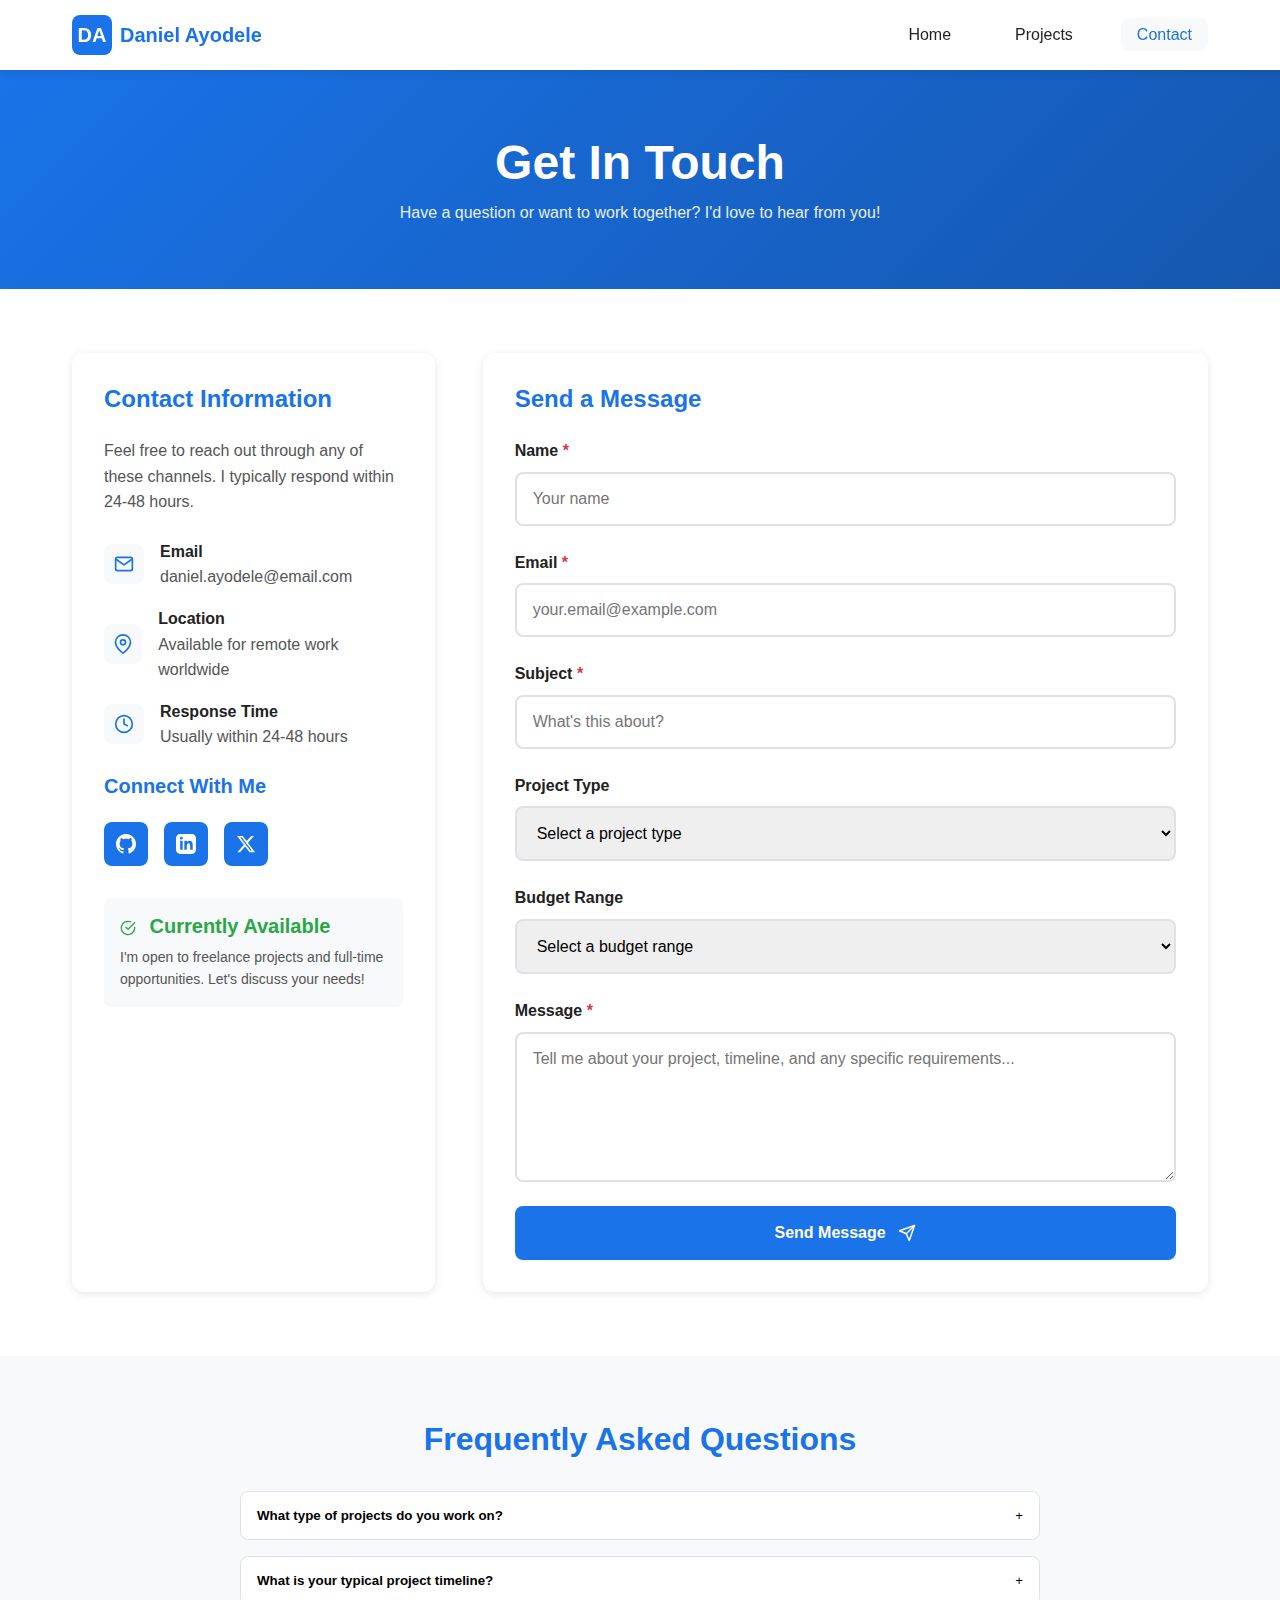
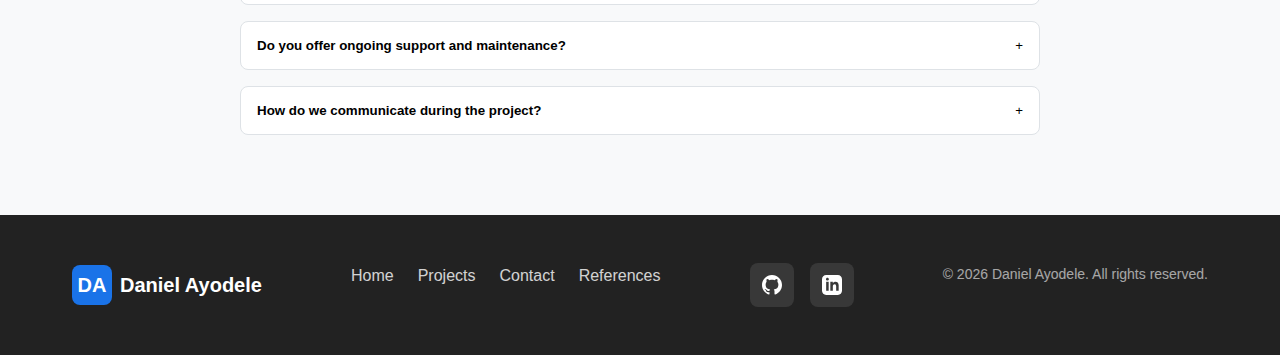
<file: project/contact.html>
<!DOCTYPE html contact.html next.>
<html lang="en">

<head>
    <meta charset="UTF-8">
    <meta name="viewport" content="width=device-width, initial-scale=1.0">
    <title>Contact | Daniel Ayodele Portfolio</title>
    <meta name="description"
        content="Get in touch with Daniel Ayodele for freelance work, collaborations, or job opportunities.">
    <meta name="author" content="Daniel Ayodele">

    <!-- Favicon -->
    <link rel="icon" type="image/png" href="./images/favicon.png">

    <!-- Stylesheets -->
    <link rel="stylesheet" href="./styles/portfolio.css">

    <script src="./scripts/portfolio.js" defer></script>
</head>

<body>
    <!-- Header -->
    <header class="header">
        <div class="container">
            <a href="./index.html" class="logo">
                <span class="logo-monogram">DA</span>
                <span>Daniel Ayodele</span>
            </a>

            <button class="nav-toggle" aria-label="Toggle navigation" aria-expanded="false">
                <span class="nav-toggle-bar"></span>
                <span class="nav-toggle-bar"></span>
                <span class="nav-toggle-bar"></span>
            </button>

            <nav>
                <ul class="nav-menu">
                    <li><a href="./index.html" class="nav-link">Home</a></li>
                    <li><a href="./project.html" class="nav-link">Projects</a></li>
                    <li><a href="./contact.html" class="nav-link active">Contact</a></li>
                </ul>
            </nav>
        </div>
    </header>

    <!-- Main Content -->
    <main>
        <!-- Page Header -->
        <section class="page-header">
            <div class="container">
                <h1>Get In Touch</h1>
                <p>Have a question or want to work together? I'd love to hear from you!</p>
            </div>
        </section>

        <!-- Contact Section -->
        <section class="section">
            <div class="container">
                <div class="contact-content">
                    <!-- Contact Information -->
                    <div class="contact-info">
                        <h3>Contact Information</h3>
                        <p class="contact-info-text">
                            Feel free to reach out through any of these channels. I typically respond within 24-48
                            hours.
                        </p>

                        <div class="contact-item">
                            <div class="contact-icon">
                                <svg xmlns="http://www.w3.org/2000/svg" width="20" height="20" viewBox="0 0 24 24"
                                    fill="none" stroke="currentColor" stroke-width="2" stroke-linecap="round"
                                    stroke-linejoin="round">
                                    <path
                                        d="M4 4h16c1.1 0 2 .9 2 2v12c0 1.1-.9 2-2 2H4c-1.1 0-2-.9-2-2V6c0-1.1.9-2 2-2z">
                                    </path>
                                    <polyline points="22,6 12,13 2,6"></polyline>
                                </svg>
                            </div>
                            <div>
                                <strong>Email</strong>
                                <p class="contact-info-paragraph">daniel.ayodele@email.com</p>
                            </div>
                        </div>

                        <div class="contact-item">
                            <div class="contact-icon">
                                <svg xmlns="http://www.w3.org/2000/svg" width="20" height="20" viewBox="0 0 24 24"
                                    fill="none" stroke="currentColor" stroke-width="2" stroke-linecap="round"
                                    stroke-linejoin="round">
                                    <path d="M21 10c0 7-9 13-9 13s-9-6-9-13a9 9 0 0 1 18 0z"></path>
                                    <circle cx="12" cy="10" r="3"></circle>
                                </svg>
                            </div>
                            <div>
                                <strong>Location</strong>
                                <p class="contact-info-paragraph">Available for remote work worldwide</p>
                            </div>
                        </div>

                        <div class="contact-item">
                            <div class="contact-icon">
                                <svg xmlns="http://www.w3.org/2000/svg" width="20" height="20" viewBox="0 0 24 24"
                                    fill="none" stroke="currentColor" stroke-width="2" stroke-linecap="round"
                                    stroke-linejoin="round">
                                    <circle cx="12" cy="12" r="10"></circle>
                                    <polyline points="12 6 12 12 16 14"></polyline>
                                </svg>
                            </div>
                            <div>
                                <strong>Response Time</strong>
                                <p class="contact-info-paragraph">Usually within 24-48 hours</p>
                            </div>
                        </div>

                        <h4 class="mt-lg">Connect With Me</h4>
                        <div class="social-links">
                            <a href="https://github.com" target="_blank" rel="noopener noreferrer" class="social-link"
                                aria-label="GitHub">
                                <svg xmlns="http://www.w3.org/2000/svg" width="20" height="20" viewBox="0 0 24 24"
                                    fill="currentColor">
                                    <path
                                        d="M12 0c-6.626 0-12 5.373-12 12 0 5.302 3.438 9.8 8.207 11.387.599.111.793-.261.793-.577v-2.234c-3.338.726-4.033-1.416-4.033-1.416-.546-1.387-1.333-1.756-1.333-1.756-1.089-.745.083-.729.083-.729 1.205.084 1.839 1.237 1.839 1.237 1.07 1.834 2.807 1.304 3.492.997.107-.775.418-1.305.762-1.604-2.665-.305-5.467-1.334-5.467-5.931 0-1.311.469-2.381 1.236-3.221-.124-.303-.535-1.524.117-3.176 0 0 1.008-.322 3.301 1.23.957-.266 1.983-.399 3.003-.404 1.02.005 2.047.138 3.006.404 2.291-1.552 3.297-1.23 3.297-1.23.653 1.653.242 2.874.118 3.176.77.84 1.235 1.911 1.235 3.221 0 4.609-2.807 5.624-5.479 5.921.43.372.823 1.102.823 2.222v3.293c0 .319.192.694.801.576 4.765-1.589 8.199-6.086 8.199-11.386 0-6.627-5.373-12-12-12z" />
                                </svg>
                            </a>
                            <a href="https://linkedin.com" target="_blank" rel="noopener noreferrer" class="social-link"
                                aria-label="LinkedIn">
                                <svg xmlns="http://www.w3.org/2000/svg" width="20" height="20" viewBox="0 0 24 24"
                                    fill="currentColor">
                                    <path
                                        d="M19 0h-14c-2.761 0-5 2.239-5 5v14c0 2.761 2.239 5 5 5h14c2.762 0 5-2.239 5-5v-14c0-2.761-2.238-5-5-5zm-11 19h-3v-11h3v11zm-1.5-12.268c-.966 0-1.75-.79-1.75-1.764s.784-1.764 1.75-1.764 1.75.79 1.75 1.764-.783 1.764-1.75 1.764zm13.5 12.268h-3v-5.604c0-3.368-4-3.113-4 0v5.604h-3v-11h3v1.765c1.396-2.586 7-2.777 7 2.476v6.759z" />
                                </svg>
                            </a>
                            <a href="https://twitter.com" target="_blank" rel="noopener noreferrer" class="social-link"
                                aria-label="Twitter">
                                <svg xmlns="http://www.w3.org/2000/svg" width="20" height="20" viewBox="0 0 24 24"
                                    fill="currentColor">
                                    <path
                                        d="M18.244 2.25h3.308l-7.227 8.26 8.502 11.24H16.17l-5.214-6.817L4.99 21.75H1.68l7.73-8.835L1.254 2.25H8.08l4.713 6.231zm-1.161 17.52h1.833L7.084 4.126H5.117z" />
                                </svg>
                            </a>
                        </div>

                        <!-- Availability Status -->
                        <div class="availability-box">
                            <h4 class="availability-title">
                                <svg xmlns="http://www.w3.org/2000/svg" width="16" height="16" viewBox="0 0 24 24"
                                    fill="none" stroke="currentColor" stroke-width="2" stroke-linecap="round"
                                    stroke-linejoin="round" class="icon-margin-right">
                                    <path d="M22 11.08V12a10 10 0 1 1-5.93-9.14"></path>
                                    <polyline points="22 4 12 14.01 9 11.01"></polyline>
                                </svg>
                                Currently Available
                            </h4>
                            <p class="contact-info-paragraph-sm">
                                I'm open to freelance projects and full-time opportunities. Let's discuss your needs!
                            </p>
                        </div>
                    </div>

                    <!-- Contact Form -->
                    <form class="contact-form" id="contact-form" novalidate>
                        <h3 class="form-heading">Send a Message</h3>

                        <div class="form-success" id="form-success">
                            Thank you for your message! I'll get back to you as soon as possible.
                        </div>

                        <div class="form-group">
                            <label for="name" class="form-label">
                                Name <span class="required">*</span>
                            </label>
                            <input type="text" id="name" name="name" class="form-input" required minlength="2"
                                maxlength="100" placeholder="Your name" autocomplete="name">
                            <span class="form-error" id="name-error">Please enter your name (at least 2
                                characters)</span>
                        </div>

                        <div class="form-group">
                            <label for="email" class="form-label">
                                Email <span class="required">*</span>
                            </label>
                            <input type="email" id="email" name="email" class="form-input" required
                                placeholder="your.email@example.com" autocomplete="email">
                            <span class="form-error" id="email-error">Please enter a valid email address</span>
                        </div>

                        <div class="form-group">
                            <label for="subject" class="form-label">
                                Subject <span class="required">*</span>
                            </label>
                            <input type="text" id="subject" name="subject" class="form-input" required minlength="5"
                                maxlength="200" placeholder="What's this about?">
                            <span class="form-error" id="subject-error">Please enter a subject (at least 5
                                characters)</span>
                        </div>

                        <div class="form-group">
                            <label for="project-type" class="form-label">
                                Project Type
                            </label>
                            <select id="project-type" name="project-type" class="form-input">
                                <option value="">Select a project type</option>
                                <option value="frontend">Frontend Development</option>
                                <option value="backend">Backend Development</option>
                                <option value="fullstack">Full Stack Development</option>
                                <option value="consulting">Consulting</option>
                                <option value="other">Other</option>
                            </select>
                        </div>

                        <div class="form-group">
                            <label for="budget" class="form-label">
                                Budget Range
                            </label>
                            <select id="budget" name="budget" class="form-input">
                                <option value="">Select a budget range</option>
                                <option value="small">$500 - $1,000</option>
                                <option value="medium">$1,000 - $5,000</option>
                                <option value="large">$5,000 - $10,000</option>
                                <option value="enterprise">$10,000+</option>
                                <option value="negotiable">Negotiable</option>
                            </select>
                        </div>

                        <div class="form-group">
                            <label for="message" class="form-label">
                                Message <span class="required">*</span>
                            </label>
                            <textarea id="message" name="message" class="form-textarea" required minlength="20"
                                maxlength="2000"
                                placeholder="Tell me about your project, timeline, and any specific requirements..."></textarea>
                            <span class="form-error" id="message-error">Please enter a message (at least 20
                                characters)</span>
                        </div>

                        <button type="submit" class="btn btn-primary btn-full-width">
                            <span>Send Message</span>
                            <svg xmlns="http://www.w3.org/2000/svg" width="18" height="18" viewBox="0 0 24 24"
                                fill="none" stroke="currentColor" stroke-width="2" stroke-linecap="round"
                                stroke-linejoin="round" class="icon-margin-left">
                                <line x1="22" y1="2" x2="11" y2="13"></line>
                                <polygon points="22 2 15 22 11 13 2 9 22 2"></polygon>
                            </svg>
                        </button>
                    </form>
                </div>
            </div>
        </section>

        <!-- FAQ Section -->
        <section class="section section-alt">
            <div class="container">
                <h2 class="text-center">Frequently Asked Questions</h2>
                <div class="faq-container" id="faq-container">
                    <!-- FAQ items will be dynamically loaded -->
                </div>
            </div>
        </section>
    </main>

    <!-- Footer -->
    <footer class="footer">
        <div class="container">
            <div class="footer-content">
                <a href="./index.html" class="footer-logo">
                    <span class="logo-monogram">DA</span>
                    Daniel Ayodele
                </a>

                <div class="footer-links">
                    <a href="./index.html" class="footer-link">Home</a>
                    <a href="./project.html" class="footer-link">Projects</a>
                    <a href="./contact.html" class="footer-link">Contact</a>
                    <a href="./reference.html" class="footer-link">References</a>
                </div>

                <div class="footer-social">
                    <a href="https://github.com" target="_blank" rel="noopener noreferrer" class="social-link"
                        aria-label="GitHub">
                        <svg xmlns="http://www.w3.org/2000/svg" width="20" height="20" viewBox="0 0 24 24"
                            fill="currentColor">
                            <path
                                d="M12 0c-6.626 0-12 5.373-12 12 0 5.302 3.438 9.8 8.207 11.387.599.111.793-.261.793-.577v-2.234c-3.338.726-4.033-1.416-4.033-1.416-.546-1.387-1.333-1.756-1.333-1.756-1.089-.745.083-.729.083-.729 1.205.084 1.839 1.237 1.839 1.237 1.07 1.834 2.807 1.304 3.492.997.107-.775.418-1.305.762-1.604-2.665-.305-5.467-1.334-5.467-5.931 0-1.311.469-2.381 1.236-3.221-.124-.303-.535-1.524.117-3.176 0 0 1.008-.322 3.301 1.23.957-.266 1.983-.399 3.003-.404 1.02.005 2.047.138 3.006.404 2.291-1.552 3.297-1.23 3.297-1.23.653 1.653.242 2.874.118 3.176.77.84 1.235 1.911 1.235 3.221 0 4.609-2.807 5.624-5.479 5.921.43.372.823 1.102.823 2.222v3.293c0 .319.192.694.801.576 4.765-1.589 8.199-6.086 8.199-11.386 0-6.627-5.373-12-12-12z" />
                        </svg>
                    </a>
                    <a href="https://linkedin.com" target="_blank" rel="noopener noreferrer" class="social-link"
                        aria-label="LinkedIn">
                        <svg xmlns="http://www.w3.org/2000/svg" width="20" height="20" viewBox="0 0 24 24"
                            fill="currentColor">
                            <path
                                d="M19 0h-14c-2.761 0-5 2.239-5 5v14c0 2.761 2.239 5 5 5h14c2.762 0 5-2.239 5-5v-14c0-2.761-2.238-5-5-5zm-11 19h-3v-11h3v11zm-1.5-12.268c-.966 0-1.75-.79-1.75-1.764s.784-1.764 1.75-1.764 1.75.79 1.75 1.764-.783 1.764-1.75 1.764zm13.5 12.268h-3v-5.604c0-3.368-4-3.113-4 0v5.604h-3v-11h3v1.765c1.396-2.586 7-2.777 7 2.476v6.759z" />
                        </svg>
                    </a>
                </div>

                <p class="footer-copyright">
                    &copy; <span id="year"></span> Daniel Ayodele. All rights reserved.
                </p>
            </div>
        </div>
    </footer>

    <!-- JavaScript -->
  
</body>

</html>
</file>
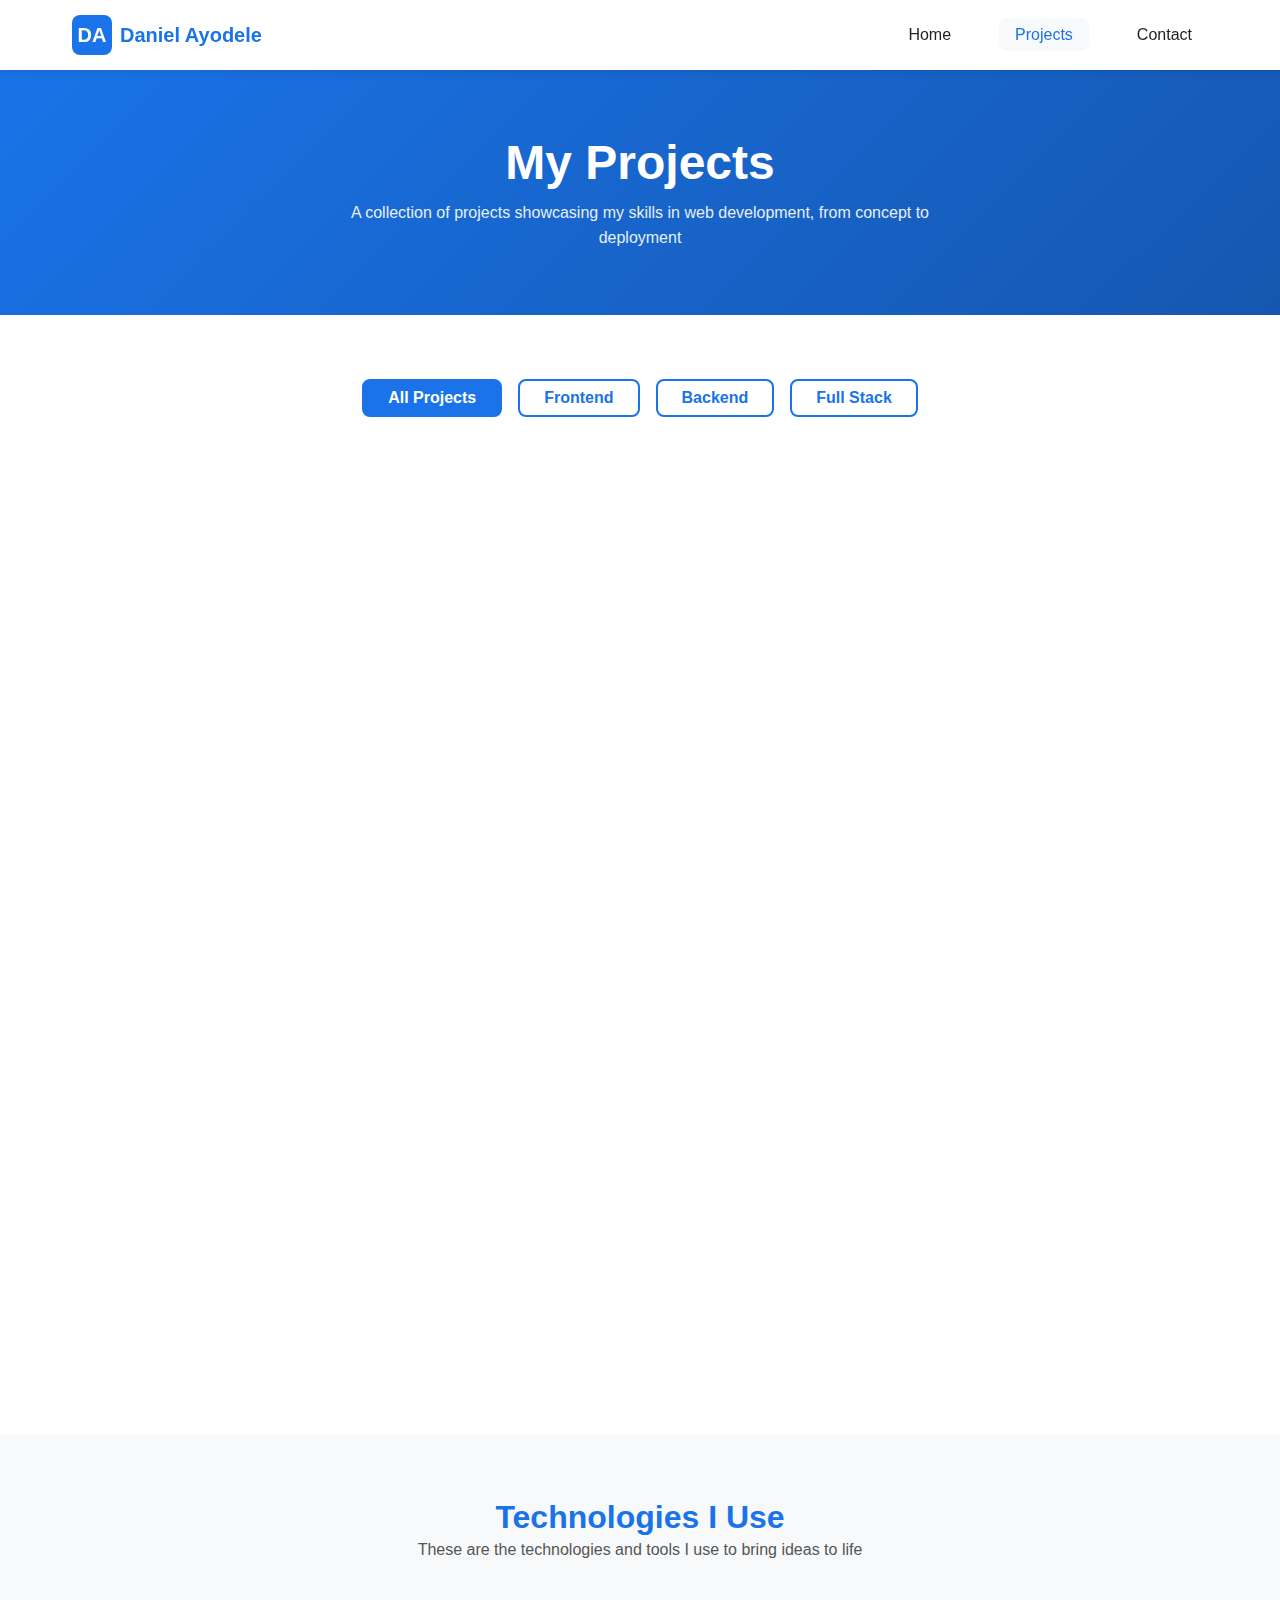
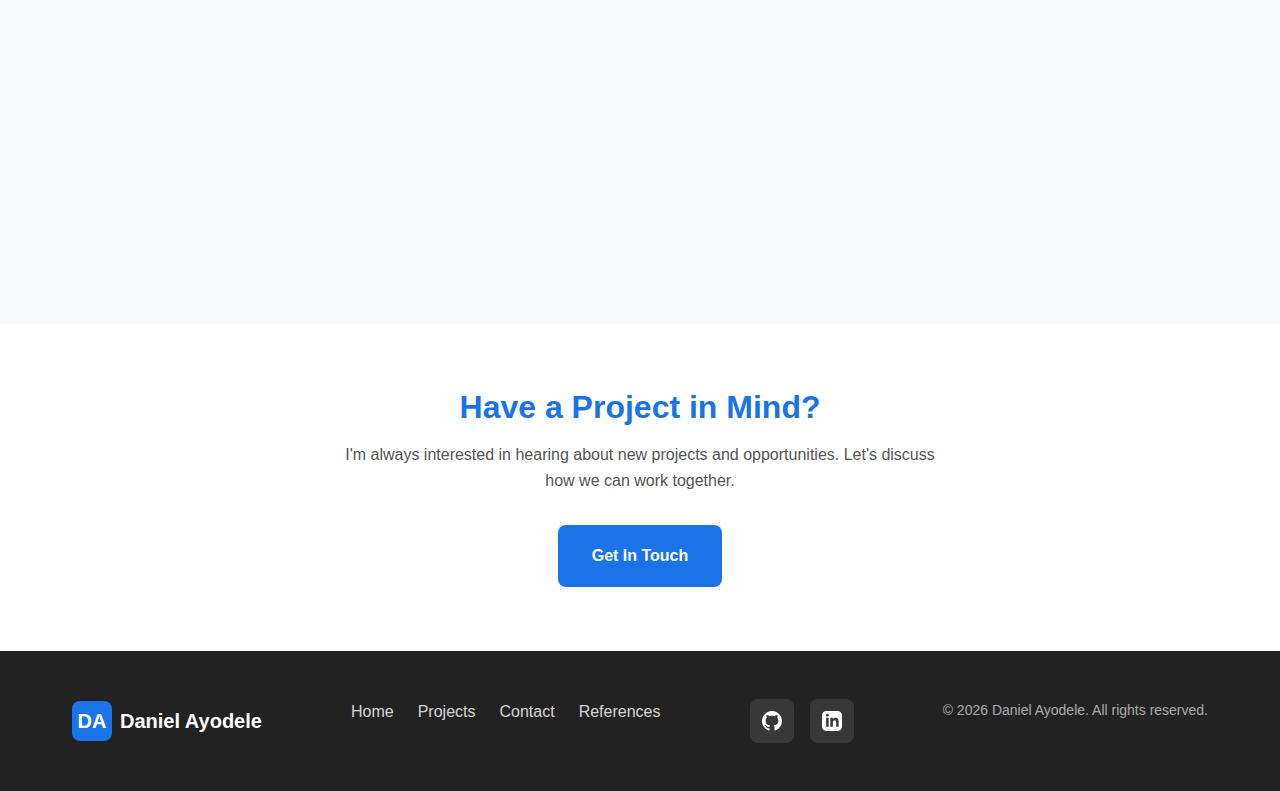
<file: project/project.html>
<!DOCTYPE html>
<html lang="en">

<head>
    <meta charset="UTF-8">
    <meta name="viewport" content="width=device-width, initial-scale=1.0">
    <title>Projects | Daniel Ayodele Portfolio</title>
    <meta name="description"
        content="View all of Daniel Ayodele's web development projects, including tech stacks, GitHub links, and live demos.">
    <meta name="author" content="Daniel Ayodele">

    <!-- Favicon -->
    <link rel="icon" type="image/png" href="./images/favicon.png">

    <!-- Stylesheets -->
    <link rel="stylesheet" href="./styles/portfolio.css">

    <script src="./scripts/portfolio.js" defer></script>
</head>

<body>
    <!-- Header -->
    <header class="header">
        <div class="container">
            <a href="./index.html" class="logo">
                <span class="logo-monogram">DA</span>
                <span>Daniel Ayodele</span>
            </a>

            <button class="nav-toggle" aria-label="Toggle navigation" aria-expanded="false">
                <span class="nav-toggle-bar"></span>
                <span class="nav-toggle-bar"></span>
                <span class="nav-toggle-bar"></span>
            </button>

            <nav>
                <ul class="nav-menu">
                    <li><a href="./index.html" class="nav-link">Home</a></li>
                    <li><a href="./project.html" class="nav-link active">Projects</a></li>
                    <li><a href="./contact.html" class="nav-link">Contact</a></li>
                </ul>
            </nav>
        </div>
    </header>

    <!-- Main Content -->
    <main>
        <!-- Page Header -->
        <section class="page-header">
            <div class="container">
                <h1>My Projects</h1>
                <p>A collection of projects showcasing my skills in web development, from concept to deployment</p>
            </div>
        </section>

        <!-- Projects Section -->
        <section class="section">
            <div class="container">
                <!-- Filter Buttons -->
                <div class="project-filters" id="project-filters">
                    <button class="btn btn-primary filter-btn active" data-filter="all">All Projects</button>
                    <button class="btn btn-secondary filter-btn" data-filter="frontend">Frontend</button>
                    <button class="btn btn-secondary filter-btn" data-filter="backend">Backend</button>
                    <button class="btn btn-secondary filter-btn" data-filter="fullstack">Full Stack</button>
                </div>

                <!-- Projects Grid -->
                <div class="projects-grid" id="projects-container">
                    <!-- Projects will be dynamically loaded from JavaScript -->
                </div>

                <!-- No Results Message -->
                <p id="no-results" class="text-center no-results">
                    No projects found matching the selected category.
                </p>
            </div>
        </section>

        <!-- Skills & Tools Section -->
        <section class="section section-alt">
            <div class="container">
                <h2 class="text-center">Technologies I Use</h2>
                <p class="text-center section-description-short">
                    These are the technologies and tools I use to bring ideas to life
                </p>
                <div class="skills-grid" id="skills-container">
                    <!-- Skills will be dynamically loaded from JavaScript -->
                </div>
            </div>
        </section>

        <!-- Call to Action -->
        <section class="section">
            <div class="container text-center">
                <h2>Have a Project in Mind?</h2>
                <p class="section-description">
                    I'm always interested in hearing about new projects and opportunities. Let's discuss how we can work
                    together.
                </p>
                <a href="./contact.html" class="btn btn-primary">Get In Touch</a>
            </div>
        </section>
    </main>

    <!-- Footer -->
    <footer class="footer">
        <div class="container">
            <div class="footer-content">
                <a href="./index.html" class="footer-logo">
                    <span class="logo-monogram">DA</span>
                    Daniel Ayodele
                </a>

                <div class="footer-links">
                    <a href="./index.html" class="footer-link">Home</a>
                    <a href="./project.html" class="footer-link">Projects</a>
                    <a href="./contact.html" class="footer-link">Contact</a>
                    <a href="./reference.html" class="footer-link">References</a>
                </div>

                <div class="footer-social">
                    <a href="https://github.com" target="_blank" rel="noopener noreferrer" class="social-link"
                        aria-label="GitHub">
                        <svg xmlns="http://www.w3.org/2000/svg" width="20" height="20" viewBox="0 0 24 24"
                            fill="currentColor">
                            <path
                                d="M12 0c-6.626 0-12 5.373-12 12 0 5.302 3.438 9.8 8.207 11.387.599.111.793-.261.793-.577v-2.234c-3.338.726-4.033-1.416-4.033-1.416-.546-1.387-1.333-1.756-1.333-1.756-1.089-.745.083-.729.083-.729 1.205.084 1.839 1.237 1.839 1.237 1.07 1.834 2.807 1.304 3.492.997.107-.775.418-1.305.762-1.604-2.665-.305-5.467-1.334-5.467-5.931 0-1.311.469-2.381 1.236-3.221-.124-.303-.535-1.524.117-3.176 0 0 1.008-.322 3.301 1.23.957-.266 1.983-.399 3.003-.404 1.02.005 2.047.138 3.006.404 2.291-1.552 3.297-1.23 3.297-1.23.653 1.653.242 2.874.118 3.176.77.84 1.235 1.911 1.235 3.221 0 4.609-2.807 5.624-5.479 5.921.43.372.823 1.102.823 2.222v3.293c0 .319.192.694.801.576 4.765-1.589 8.199-6.086 8.199-11.386 0-6.627-5.373-12-12-12z" />
                        </svg>
                    </a>
                    <a href="https://linkedin.com" target="_blank" rel="noopener noreferrer" class="social-link"
                        aria-label="LinkedIn">
                        <svg xmlns="http://www.w3.org/2000/svg" width="20" height="20" viewBox="0 0 24 24"
                            fill="currentColor">
                            <path
                                d="M19 0h-14c-2.761 0-5 2.239-5 5v14c0 2.761 2.239 5 5 5h14c2.762 0 5-2.239 5-5v-14c0-2.761-2.238-5-5-5zm-11 19h-3v-11h3v11zm-1.5-12.268c-.966 0-1.75-.79-1.75-1.764s.784-1.764 1.75-1.764 1.75.79 1.75 1.764-.783 1.764-1.75 1.764zm13.5 12.268h-3v-5.604c0-3.368-4-3.113-4 0v5.604h-3v-11h3v1.765c1.396-2.586 7-2.777 7 2.476v6.759z" />
                        </svg>
                    </a>
                </div>

                <p class="footer-copyright">
                    &copy; <span id="year"></span> Daniel Ayodele. All rights reserved.
                </p>
            </div>
        </div>
    </footer>

    <!-- JavaScript -->
   
</body>

</html>
</file>
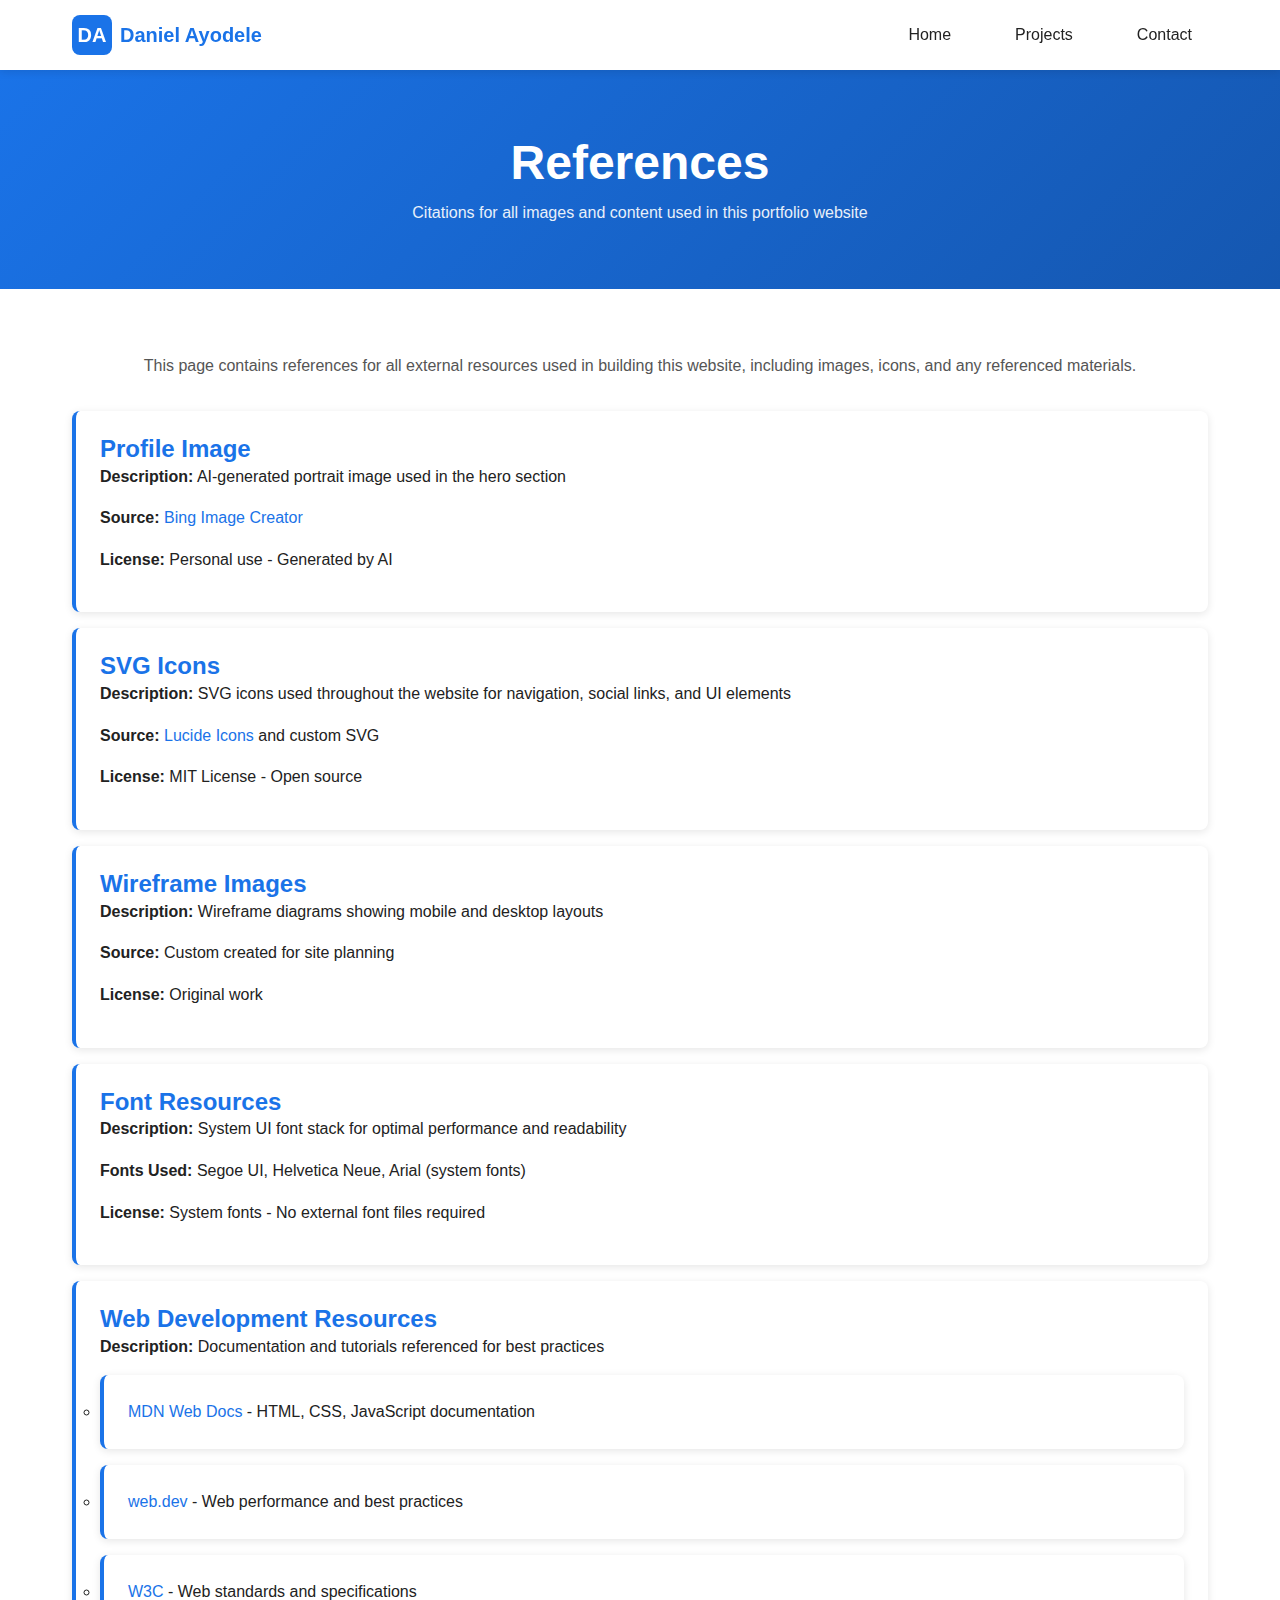
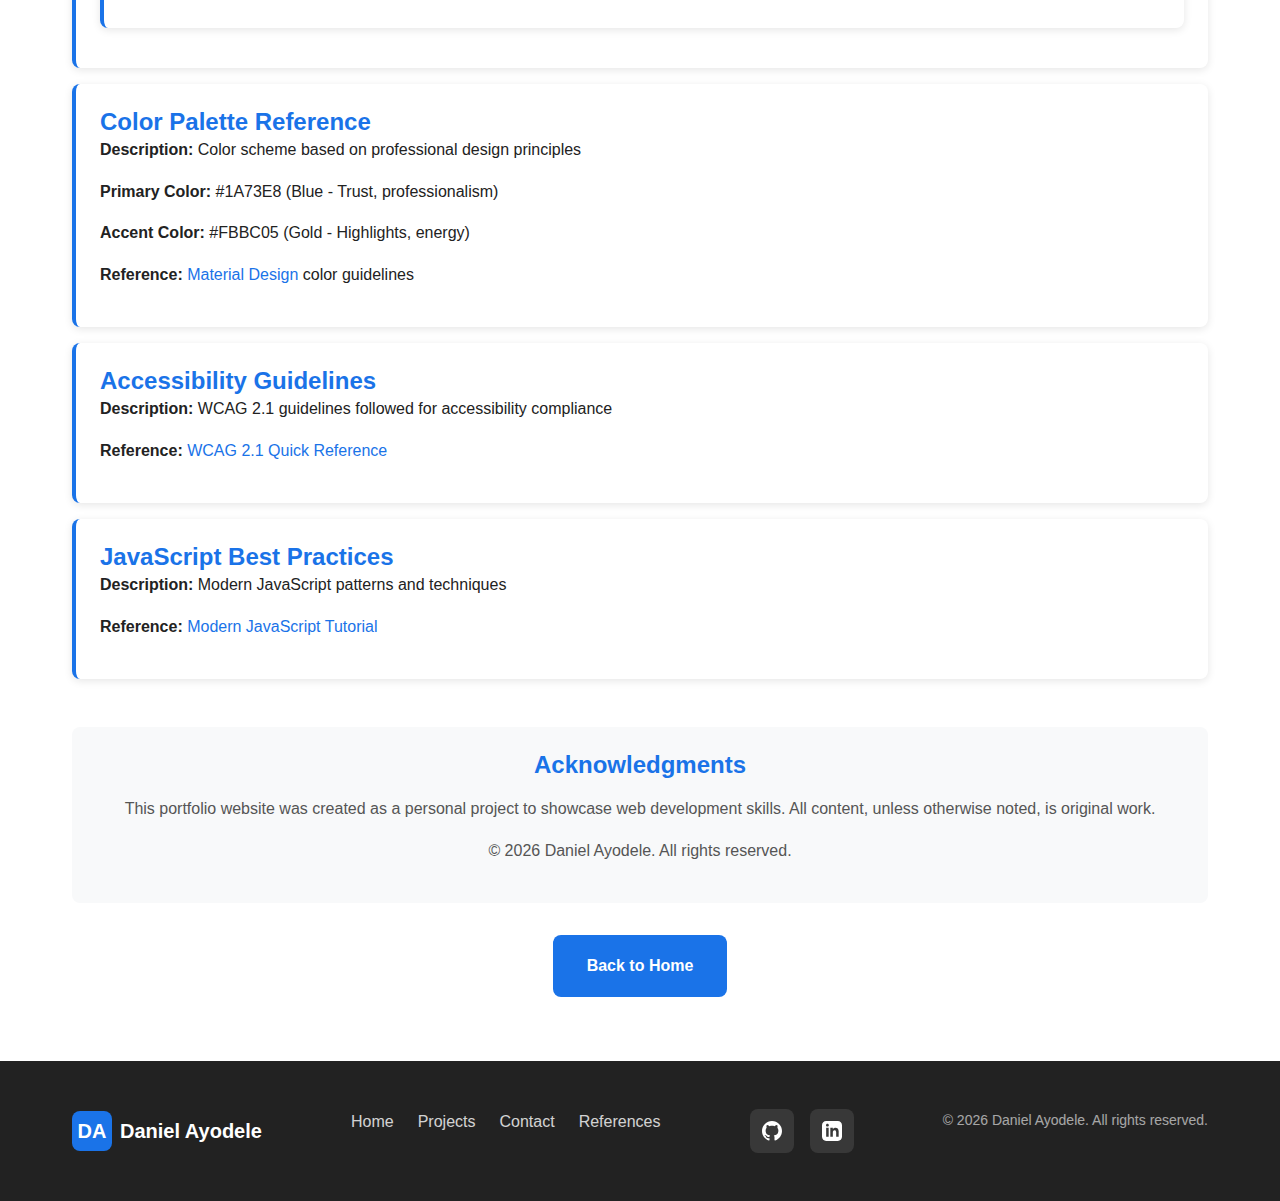
<file: project/reference.html>
<!DOCTYPE html>
<html lang="en">

<head>
    <meta charset="UTF-8">
    <meta name="viewport" content="width=device-width, initial-scale=1.0">
    <title>References | Daniel Ayodele Portfolio</title>
    <meta name="description"
        content="References and citations for images and content used in Daniel Ayodele's portfolio website.">
    <meta name="author" content="Daniel Ayodele">

    <!-- Favicon -->
    <link rel="icon" type="image/png" href="./images/favicon.png">

    <!-- Stylesheets -->
    <link rel="stylesheet" href="./styles/portfolio.css">
</head>

<body>
    <!-- Header -->
    <header class="header">
        <div class="container">
            <a href="./index.html" class="logo">
                <span class="logo-monogram">DA</span>
                <span>Daniel Ayodele</span>
            </a>

            <button class="nav-toggle" aria-label="Toggle navigation" aria-expanded="false">
                <span class="nav-toggle-bar"></span>
                <span class="nav-toggle-bar"></span>
                <span class="nav-toggle-bar"></span>
            </button>

            <nav>
                <ul class="nav-menu">
                    <li><a href="./index.html" class="nav-link">Home</a></li>
                    <li><a href="./project.html" class="nav-link">Projects</a></li>
                    <li><a href="./contact.html" class="nav-link">Contact</a></li>
                </ul>
            </nav>
        </div>
    </header>

    <!-- Main Content -->
    <main>
        <!-- Page Header -->
        <section class="page-header">
            <div class="container">
                <h1>References</h1>
                <p>Citations for all images and content used in this portfolio website</p>
            </div>
        </section>

        <!-- References Section -->
        <section class="section">
            <div class="container">
                <p class="text-center text-light mb-xl">
                    This page contains references for all external resources used in building this website,
                    including images, icons, and any referenced materials.
                </p>


                <ul class="references-list">
                    <li>
                        <h3>Profile Image</h3>
                        <p><strong>Description:</strong> AI-generated portrait image used in the hero section</p>
                        <p><strong>Source:</strong> <a href="https://www.bing.com/images/create" target="_blank"
                                rel="noopener noreferrer">Bing Image Creator</a></p>
                        <p><strong>License:</strong> Personal use - Generated by AI</p>
                    </li>

                    <li>
                        <h3>SVG Icons</h3>
                        <p><strong>Description:</strong> SVG icons used throughout the website for navigation, social
                            links, and UI elements</p>
                        <p><strong>Source:</strong> <a href="https://lucide.dev/" target="_blank"
                                rel="noopener noreferrer">Lucide Icons</a> and custom SVG</p>
                        <p><strong>License:</strong> MIT License - Open source</p>
                    </li>

                    <li>
                        <h3>Wireframe Images</h3>
                        <p><strong>Description:</strong> Wireframe diagrams showing mobile and desktop layouts</p>
                        <p><strong>Source:</strong> Custom created for site planning</p>
                        <p><strong>License:</strong> Original work</p>
                    </li>

                    <li>
                        <h3>Font Resources</h3>
                        <p><strong>Description:</strong> System UI font stack for optimal performance and readability
                        </p>
                        <p><strong>Fonts Used:</strong> Segoe UI, Helvetica Neue, Arial (system fonts)</p>
                        <p><strong>License:</strong> System fonts - No external font files required</p>
                    </li>

                    <li>
                        <h3>Web Development Resources</h3>
                        <p><strong>Description:</strong> Documentation and tutorials referenced for best practices</p>
                        <ul class="mt-sm">

                            <li><a href="https://developer.mozilla.org/" target="_blank" rel="noopener noreferrer">MDN
                                    Web Docs</a> - HTML, CSS, JavaScript documentation</li>
                            <li><a href="https://web.dev/" target="_blank" rel="noopener noreferrer">web.dev</a> - Web
                                performance and best practices</li>
                            <li><a href="https://www.w3.org/" target="_blank" rel="noopener noreferrer">W3C</a> - Web
                                standards and specifications</li>
                        </ul>
                    </li>

                    <li>
                        <h3>Color Palette Reference</h3>
                        <p><strong>Description:</strong> Color scheme based on professional design principles</p>
                        <p><strong>Primary Color:</strong> #1A73E8 (Blue - Trust, professionalism)</p>
                        <p><strong>Accent Color:</strong> #FBBC05 (Gold - Highlights, energy)</p>
                        <p><strong>Reference:</strong> <a href="https://material.io/" target="_blank"
                                rel="noopener noreferrer">Material Design</a> color guidelines</p>
                    </li>

                    <li>
                        <h3>Accessibility Guidelines</h3>
                        <p><strong>Description:</strong> WCAG 2.1 guidelines followed for accessibility compliance</p>
                        <p><strong>Reference:</strong> <a href="https://www.w3.org/WAI/WCAG21/quickref/" target="_blank"
                                rel="noopener noreferrer">WCAG 2.1 Quick Reference</a></p>
                    </li>

                    <li>
                        <h3>JavaScript Best Practices</h3>
                        <p><strong>Description:</strong> Modern JavaScript patterns and techniques</p>
                        <p><strong>Reference:</strong> <a href="https://javascript.info/" target="_blank"
                                rel="noopener noreferrer">Modern JavaScript Tutorial</a></p>
                    </li>
                </ul>

                <!-- Attribution -->
                <div class="acknowledgments-box">
                    <h3>Acknowledgments</h3>
                    <p class="text-light mt-md">
                        This portfolio website was created as a personal project to showcase web development skills.
                        All content, unless otherwise noted, is original work.
                    </p>
                    <p class="text-light mt-sm">
                        &copy; <span id="year"></span> Daniel Ayodele. All rights reserved.
                    </p>
                </div>


                <!-- Back to Home Link -->
                <div class="back-to-home">
                    <a href="./index.html" class="btn btn-primary">Back to Home</a>
                </div>

            </div>
        </section>
    </main>

    <!-- Footer -->
    <footer class="footer">
        <div class="container">
            <div class="footer-content">
                <a href="./index.html" class="footer-logo">
                    <span class="logo-monogram">DA</span>
                    Daniel Ayodele
                </a>

                <div class="footer-links">
                    <a href="./index.html" class="footer-link">Home</a>
                    <a href="./project.html" class="footer-link">Projects</a>
                    <a href="./contact.html" class="footer-link">Contact</a>
                    <a href="./reference.html" class="footer-link">References</a>
                </div>

                <div class="footer-social">
                    <a href="https://github.com" target="_blank" rel="noopener noreferrer" class="social-link"
                        aria-label="GitHub">
                        <svg xmlns="http://www.w3.org/2000/svg" width="20" height="20" viewBox="0 0 24 24"
                            fill="currentColor">
                            <path
                                d="M12 0c-6.626 0-12 5.373-12 12 0 5.302 3.438 9.8 8.207 11.387.599.111.793-.261.793-.577v-2.234c-3.338.726-4.033-1.416-4.033-1.416-.546-1.387-1.333-1.756-1.333-1.756-1.089-.745.083-.729.083-.729 1.205.084 1.839 1.237 1.839 1.237 1.07 1.834 2.807 1.304 3.492.997.107-.775.418-1.305.762-1.604-2.665-.305-5.467-1.334-5.467-5.931 0-1.311.469-2.381 1.236-3.221-.124-.303-.535-1.524.117-3.176 0 0 1.008-.322 3.301 1.23.957-.266 1.983-.399 3.003-.404 1.02.005 2.047.138 3.006.404 2.291-1.552 3.297-1.23 3.297-1.23.653 1.653.242 2.874.118 3.176.77.84 1.235 1.911 1.235 3.221 0 4.609-2.807 5.624-5.479 5.921.43.372.823 1.102.823 2.222v3.293c0 .319.192.694.801.576 4.765-1.589 8.199-6.086 8.199-11.386 0-6.627-5.373-12-12-12z" />
                        </svg>
                    </a>
                    <a href="https://linkedin.com" target="_blank" rel="noopener noreferrer" class="social-link"
                        aria-label="LinkedIn">
                        <svg xmlns="http://www.w3.org/2000/svg" width="20" height="20" viewBox="0 0 24 24"
                            fill="currentColor">
                            <path
                                d="M19 0h-14c-2.761 0-5 2.239-5 5v14c0 2.761 2.239 5 5 5h14c2.762 0 5-2.239 5-5v-14c0-2.761-2.238-5-5-5zm-11 19h-3v-11h3v11zm-1.5-12.268c-.966 0-1.75-.79-1.75-1.764s.784-1.764 1.75-1.764 1.75.79 1.75 1.764-.783 1.764-1.75 1.764zm13.5 12.268h-3v-5.604c0-3.368-4-3.113-4 0v5.604h-3v-11h3v1.765c1.396-2.586 7-2.777 7 2.476v6.759z" />
                        </svg>
                    </a>
                </div>

                <p class="footer-copyright">
                    &copy; <span id="year"></span> Daniel Ayodele. All rights reserved.
                </p>
            </div>
        </div>
    </footer>

    <!-- JavaScript -->
    <script src="./scripts/portfolio.js"></script>
</body>

</html>
</file>
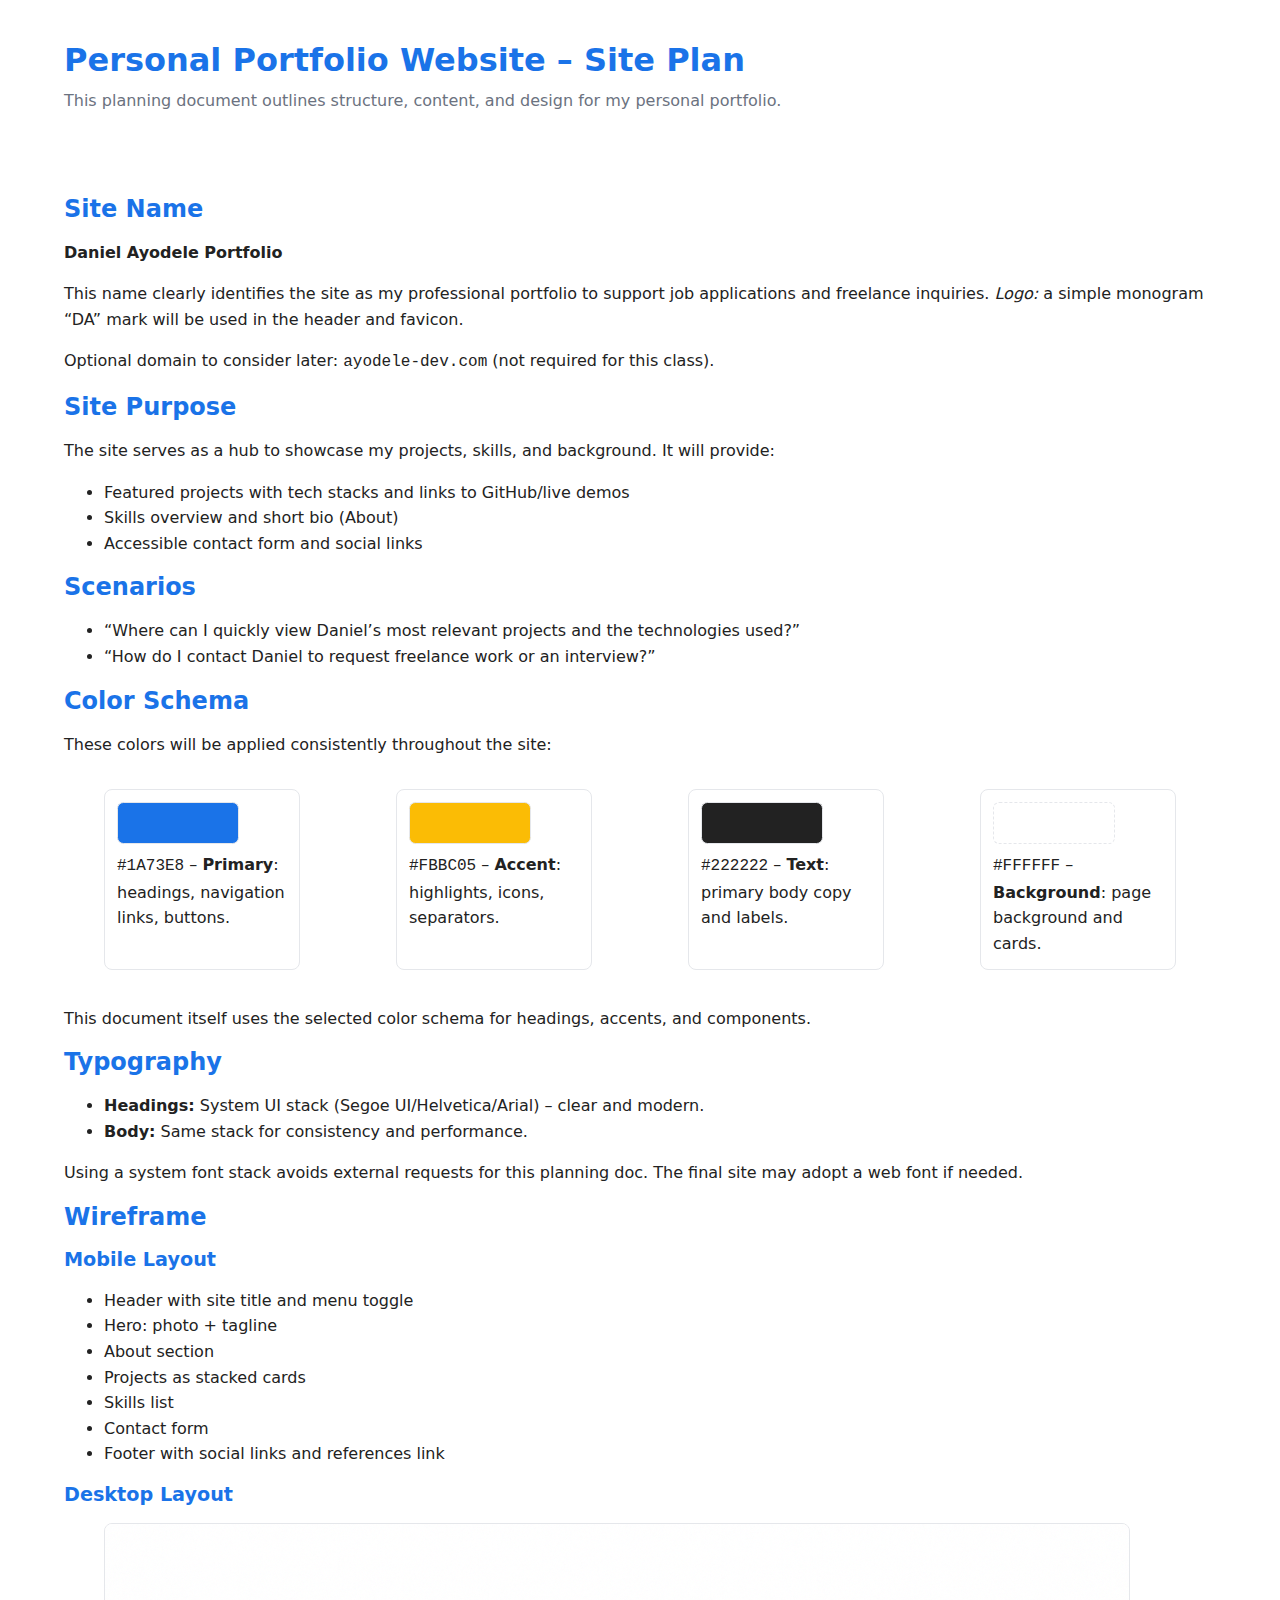
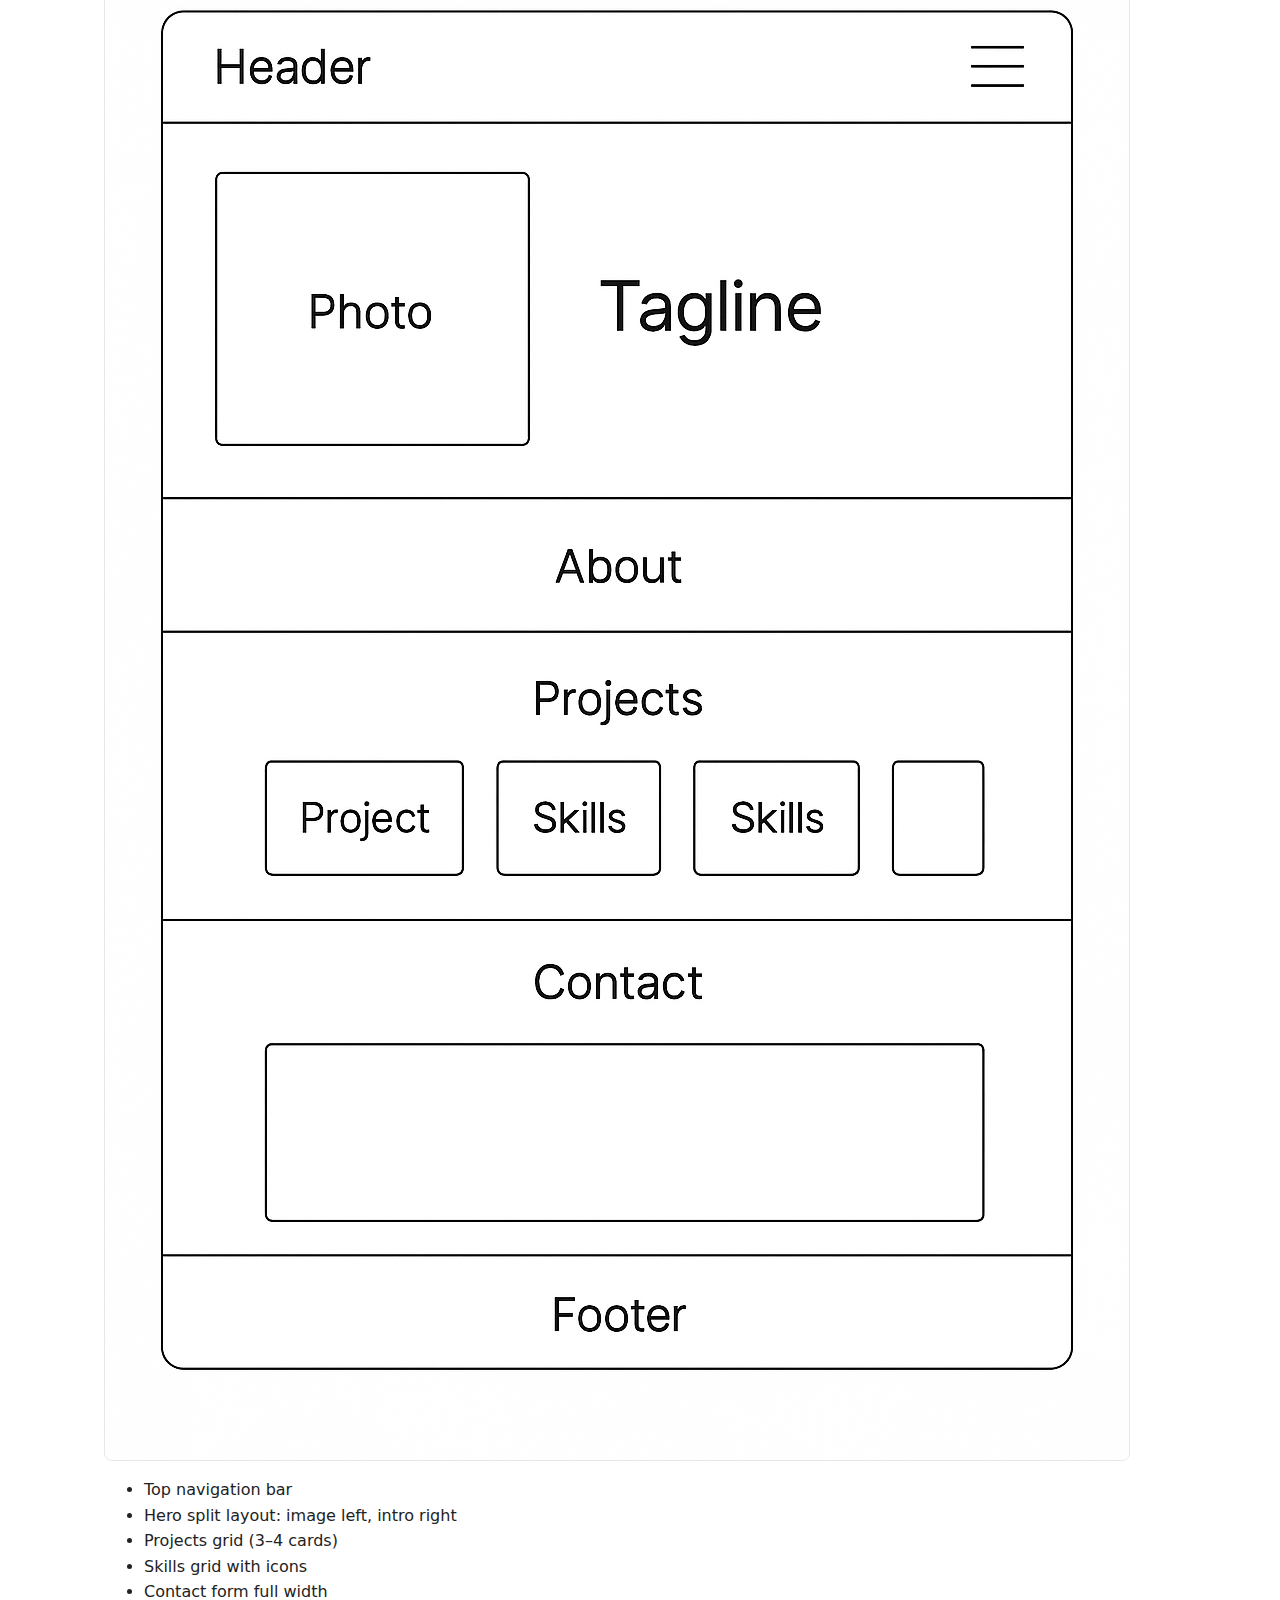
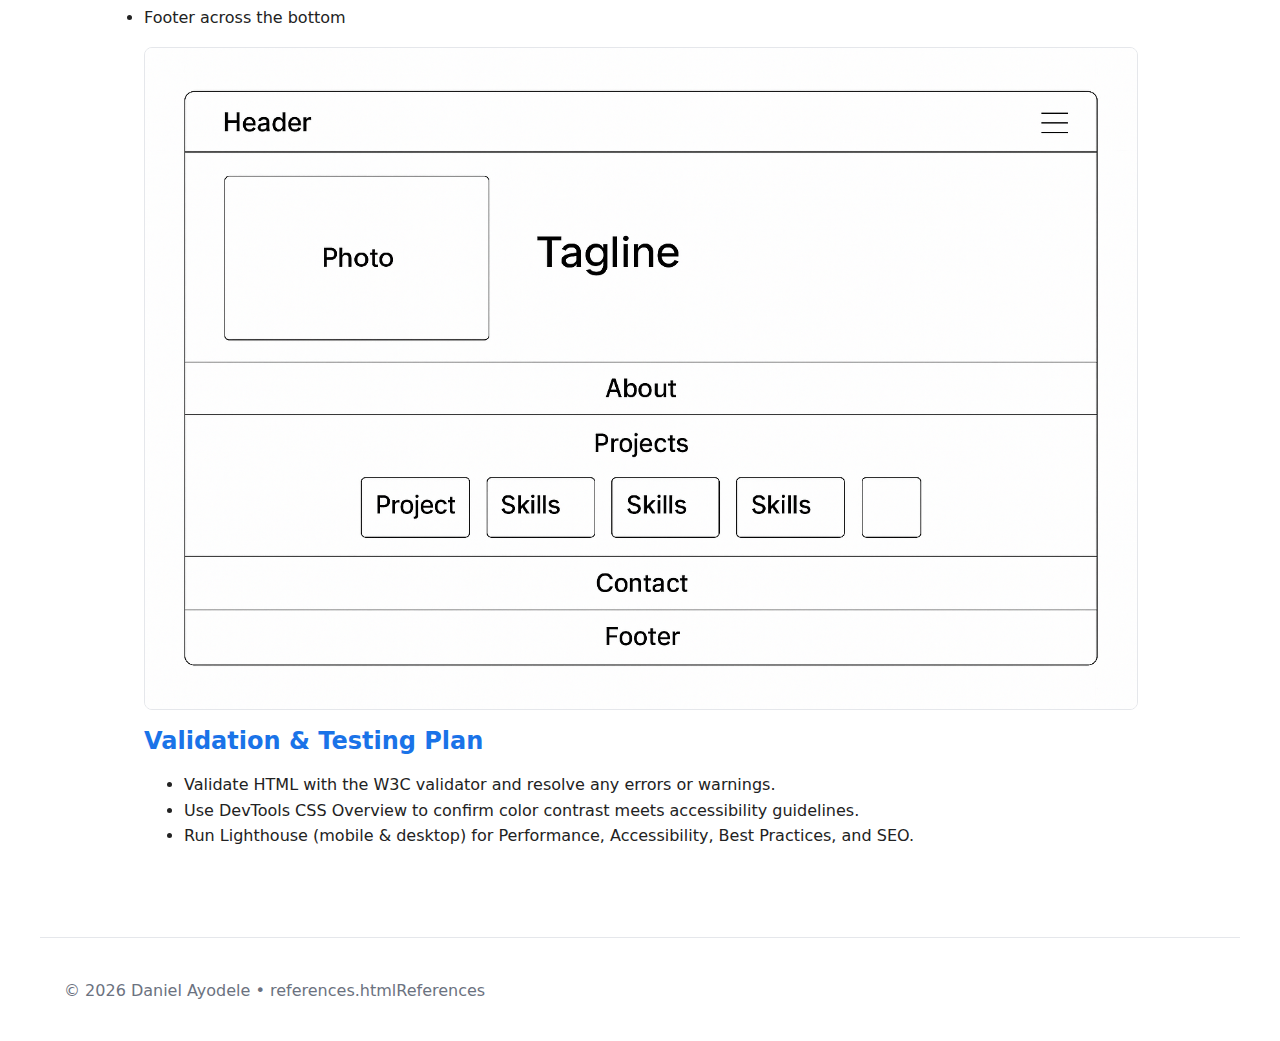
<file: project/siteplan.html>
<!DOCTYPE html>
<html lang="en">

<head>
    <meta charset="UTF-8">
    <meta name="viewport" content="width=device-width, initial-scale=1.0">
    <title>Personal Portfolio – Site Plan</title>

    <!-- Audit-required meta -->
    <meta name="description"
        content="Site plan for Daniel Ayodele’s personal portfolio: site name, purpose, scenarios, color schema, typography, and wireframes (mobile & desktop).">
    <meta name="author" content="Daniel Ayodele">

    <!-- Local CSS only -->
    <link rel="stylesheet" href="./styles/siteplan.css">
</head>

<body>
    <header class="container">
        <h1>Personal Portfolio Website – Site Plan</h1>
        <p class="lede">This planning document outlines structure, content, and design for my personal portfolio.</p>
    </header>

    <main class="container">
        <!-- SITE NAME -->
        <section aria-labelledby="site-name">
            <h2 id="site-name">Site Name</h2>
            <p><strong>Daniel Ayodele Portfolio</strong></p>
            <p>
                This name clearly identifies the site as my professional portfolio to support job applications
                and freelance inquiries. <em>Logo:</em> a simple monogram “DA” mark will be used in the header and
                favicon.
            </p>
            <p class="note">Optional domain to consider later: <code>ayodele-dev.com</code> (not required for this
                class).</p>
        </section>

        <!-- SITE PURPOSE -->
        <section aria-labelledby="site-purpose">
            <h2 id="site-purpose">Site Purpose</h2>
            <p>The site serves as a hub to showcase my projects, skills, and background. It will provide:</p>
            <ul>
                <li>Featured projects with tech stacks and links to GitHub/live demos</li>
                <li>Skills overview and short bio (About)</li>
                <li>Accessible contact form and social links</li>
            </ul>
        </section>

        <!-- SCENARIOS -->
        <section aria-labelledby="scenarios">
            <h2 id="scenarios">Scenarios</h2>
            <ul>
                <li>“Where can I quickly view Daniel’s most relevant projects and the technologies used?”</li>
                <li>“How do I contact Daniel to request freelance work or an interview?”</li>
            </ul>
        </section>

        <!-- COLOR SCHEMA -->
        <section aria-labelledby="color-schema">
            <h2 id="color-schema">Color Schema</h2>
            <p>These colors will be applied consistently throughout the site:</p>

            <!-- Removed role attributes per validator -->
            <div class="swatch-grid">
                <figure class="swatch" aria-label="Primary blue for headings and actions">
                    <div class="swatch-chip chip-primary" aria-hidden="true"></div>
                    <figcaption>
                        <span class="code">#1A73E8</span> – <strong>Primary</strong>: headings, navigation links,
                        buttons.
                    </figcaption>
                </figure>

                <figure class="swatch" aria-label="Accent gold for highlights">
                    <div class="swatch-chip chip-accent" aria-hidden="true"></div>
                    <figcaption>
                        <span class="code">#FBBC05</span> – <strong>Accent</strong>: highlights, icons, separators.
                    </figcaption>
                </figure>

                <figure class="swatch" aria-label="Neutral body text color">
                    <div class="swatch-chip chip-text" aria-hidden="true"></div>
                    <figcaption>
                        <span class="code">#222222</span> – <strong>Text</strong>: primary body copy and labels.
                    </figcaption>
                </figure>

                <figure class="swatch" aria-label="Background base">
                    <div class="swatch-chip chip-bg" aria-hidden="true"></div>
                    <figcaption>
                        <span class="code">#FFFFFF</span> – <strong>Background</strong>: page background and cards.
                    </figcaption>
                </figure>
            </div>

            <p class="note">This document itself uses the selected color schema for headings, accents, and components.
            </p>
        </section>

        <!-- TYPOGRAPHY -->
        <section aria-labelledby="typography">
            <h2 id="typography">Typography</h2>
            <ul>
                <li><strong>Headings:</strong> System UI stack (Segoe UI/Helvetica/Arial) – clear and modern.</li>
                <li><strong>Body:</strong> Same stack for consistency and performance.</li>
            </ul>
            <p class="note">Using a system font stack avoids external requests for this planning doc. The final site may
                adopt a web font if needed.</p>
        </section>

        <!-- WIREFRAMES -->
        <section aria-labelledby="wireframes">
            <h2 id="wireframes">Wireframe</h2>

            <h3>Mobile Layout</h3>
            <ul>
                <li>Header with site title and menu toggle</li>
                <li>Hero: photo + tagline</li>
                <li>About section</li>
                <li>Projects as stacked cards</li>
                <li>Skills list</li>
                <li>Contact form</li>
                <li>Footer with social links and references link</li>
            </ul>

            <h3>Desktop Layout</h3>
            <figure class="wf">
                <img src="./images/wireframe-mobile.png" alt="Mobile wireframe showing a vertical single-column layout with header containing site title and menu toggle at top, followed by hero section with photo placeholder on left and tagline text on right, about section, stacked project cards, skills list, contact form, and footer with social links at bottom.">
      <ul>
        <li>Top navigation bar</li>
        <li>Hero split layout: image left, intro right</li>
        <li>Projects grid (3–4 cards)</li>
        <li>Skills grid with icons</li>
        <li>Contact form full width</li>
        <li>Footer across the bottom</li>
      </ul>

      <figure class=" wf">
                <img src="./images/wireframe-desktop.png" alt="Desktop wireframe for a portfolio site displaying a horizontal layout with a top navigation bar containing site title and menu links, a hero section split into two columns with a photo placeholder on the left and introductory tagline text on the right, a projects section organized in a 3-to-4 column grid of project cards, a skills section displayed as an icon grid, a full-width contact form, and a footer spanning the entire bottom with social links and copyright information.">

    <!-- VALIDATION / TESTING -->
    <section aria-labelledby=" testing">
                <h2 id="testing">Validation &amp; Testing Plan</h2>
                <ul>
                    <li>Validate HTML with the W3C validator and resolve any errors or warnings.</li>
                    <li>Use DevTools CSS Overview to confirm color contrast meets accessibility guidelines.</li>
                    <li>Run Lighthouse (mobile &amp; desktop) for Performance, Accessibility, Best Practices, and SEO.
                    </li>
                </ul>
        </section>
    </main>

    <footer class="container">
        <p>© <span id="year"></span> Daniel Ayodele • references.htmlReferences</a></p>
        <script>
            /* Optional small enhancement; remove if not allowed. */
            document.getElementById('year').textContent = new Date().getFullYear();
        </script>
    </footer>
</body>

</html>
</file>
<file: project/styles/portfolio.css>
/* ================================================
   Daniel Ayodele Portfolio - Main Stylesheet
   ================================================ */

/* CSS Custom Properties */
:root {
    /* Color Palette */
    --primary: #1A73E8;
    --primary-dark: #1557b0;
    --accent: #FBBC05;
    --text: #222222;
    --text-light: #555555;
    --bg: #FFFFFF;
    --bg-light: #f8f9fa;
    --bg-dark: #e9ecef;
    --border: #dee2e6;
    --white: #FFFFFF;
    --error: #dc3545;
    --success: #28a745;

    /* Typography */
    --font-family: 'Segoe UI', 'Helvetica Neue', Arial, sans-serif;
    --font-size-base: 16px;
    --font-size-sm: 0.875rem;
    --font-size-lg: 1.25rem;
    --font-size-xl: 1.5rem;
    --font-size-2xl: 2rem;
    --font-size-3xl: 2.5rem;

    /* Spacing */
    --spacing-xs: 0.25rem;
    --spacing-sm: 0.5rem;
    --spacing-md: 1rem;
    --spacing-lg: 1.5rem;
    --spacing-xl: 2rem;
    --spacing-2xl: 3rem;
    --spacing-3xl: 4rem;

    /* Layout */
    --max-width: 1200px;
    --header-height: 70px;
    --border-radius: 8px;
    --border-radius-lg: 12px;
    --shadow: 0 2px 8px rgba(0, 0, 0, 0.1);
    --shadow-lg: 0 4px 16px rgba(0, 0, 0, 0.15);

    /* Transitions */
    --transition-fast: 0.2s ease;
    --transition-normal: 0.3s ease;
}

/* Reset & Base Styles */
*,
*::before,
*::after {
    box-sizing: border-box;
    margin: 0;
    padding: 0;
}

html {
    scroll-behavior: smooth;
}

body {
    font-family: var(--font-family);
    font-size: var(--font-size-base);
    line-height: 1.6;
    color: var(--text);
    background-color: var(--bg);
    min-height: 100vh;
}

/* Typography */
h1,
h2,
h3,
h4,
h5,
h6 {
    font-weight: 700;
    line-height: 1.2;
    color: var(--primary);
}

h1 {
    font-size: var(--font-size-3xl);
}

h2 {
    font-size: var(--font-size-2xl);
}

h3 {
    font-size: var(--font-size-xl);
}

h4 {
    font-size: var(--font-size-lg);
}

p {
    margin-bottom: var(--spacing-md);
}

a {
    color: var(--primary);
    text-decoration: none;
    transition: color var(--transition-fast);
}

a:hover,
a:focus {
    color: var(--primary-dark);
    text-decoration: underline;
}

img {
    max-width: 100%;
    height: auto;
    display: block;
}

/* Utility Classes */
.container {
    width: 100%;
    max-width: var(--max-width);
    margin: 0 auto;
    padding: 0 var(--spacing-md);
}

.sr-only {
    position: absolute;
    width: 1px;
    height: 1px;
    padding: 0;
    margin: -1px;
    overflow: hidden;
    clip: rect(0, 0, 0, 0);
    white-space: nowrap;
    border: 0;
}

.text-center {
    text-align: center;
}

.text-primary {
    color: var(--primary);
}

.text-accent {
    color: var(--accent);
}

/* ================================================
   Header & Navigation
   ================================================ */
.header {
    background-color: var(--white);
    box-shadow: var(--shadow);
    position: fixed;
    top: 0;
    left: 0;
    right: 0;
    z-index: 1000;
    height: var(--header-height);
}

.header .container {
    display: flex;
    justify-content: space-between;
    align-items: center;
    height: 100%;
}

.logo {
    display: flex;
    align-items: center;
    gap: var(--spacing-sm);
    font-size: var(--font-size-lg);
    font-weight: 700;
    color: var(--primary);
    text-decoration: none;
}

.logo:hover {
    text-decoration: none;
}

.logo-monogram {
    width: 40px;
    height: 40px;
    background-color: var(--primary);
    color: var(--white);
    display: flex;
    align-items: center;
    justify-content: center;
    font-size: var(--font-size-lg);
    font-weight: 700;
    border-radius: var(--border-radius);
}

.nav-toggle {
    display: none;
    background: none;
    border: none;
    cursor: pointer;
    padding: var(--spacing-sm);
}

.nav-toggle-bar {
    display: block;
    width: 24px;
    height: 3px;
    background-color: var(--text);
    margin: 5px 0;
    transition: var(--transition-fast);
}

.nav-menu {
    display: flex;
    gap: var(--spacing-xl);
    list-style: none;
}

.nav-link {
    color: var(--text);
    font-weight: 500;
    padding: var(--spacing-sm) var(--spacing-md);
    border-radius: var(--border-radius);
    transition: all var(--transition-fast);
}

.nav-link:hover,
.nav-link:focus,
.nav-link.active {
    color: var(--primary);
    background-color: var(--bg-light);
    text-decoration: none;
}

/* ================================================
   Main Content
   ================================================ */
main {
    padding-top: var(--header-height);
    min-height: calc(100vh - var(--header-height));
}

.section {
    padding: var(--spacing-3xl) 0;
}

.section-alt {
    background-color: var(--bg-light);
}

/* ================================================
   Hero Section
   ================================================ */
.hero {
    min-height: calc(100vh - var(--header-height));
    display: flex;
    align-items: center;
    background: linear-gradient(135deg, var(--bg-light) 0%, var(--bg) 100%);
}

.hero .container {
    display: grid;
    grid-template-columns: 1fr;
    gap: var(--spacing-2xl);
    align-items: center;
}

.hero-content {
    order: 2;
}

.hero-title {
    font-size: var(--font-size-2xl);
    margin-bottom: var(--spacing-md);
    color: var(--text);
}

.hero-title span {
    color: var(--primary);
}

.hero-subtitle {
    font-size: var(--font-size-lg);
    color: var(--text-light);
    margin-bottom: var(--spacing-lg);
}

.hero-cta {
    display: flex;
    gap: var(--spacing-md);
    flex-wrap: wrap;
}

.btn {
    display: inline-block;
    padding: var(--spacing-md) var(--spacing-xl);
    border-radius: var(--border-radius);
    font-weight: 600;
    font-size: var(--font-size-base);
    text-decoration: none;
    cursor: pointer;
    transition: all var(--transition-fast);
    border: 2px solid transparent;
}

.btn-primary {
    background-color: var(--primary);
    color: var(--white);
}

.btn-primary:hover,
.btn-primary:focus {
    background-color: var(--primary-dark);
    color: var(--white);
    text-decoration: none;
    transform: translateY(-2px);
    box-shadow: var(--shadow-lg);
}

.btn-secondary {
    background-color: transparent;
    color: var(--primary);
    border-color: var(--primary);
}

.btn-secondary:hover,
.btn-secondary:focus {
    background-color: var(--primary);
    color: var(--white);
    text-decoration: none;
}

.hero-image {
    order: 1;
    display: flex;
    justify-content: center;
}

.hero-image img {
    width: 100%;
    max-width: 350px;
    height: auto;
    border-radius: var(--border-radius-lg);
    box-shadow: var(--shadow-lg);
    object-fit: cover;
}

/* ================================================
   About Section
   ================================================ */
.about-content {
    display: grid;
    grid-template-columns: 1fr;
    gap: var(--spacing-2xl);
    align-items: start;
}

.about-text h2 {
    margin-bottom: var(--spacing-md);
}

.about-text p {
    color: var(--text-light);
}

.about-stats {
    display: grid;
    grid-template-columns: repeat(2, 1fr);
    gap: var(--spacing-md);
}

.stat-card {
    background-color: var(--white);
    padding: var(--spacing-lg);
    border-radius: var(--border-radius);
    box-shadow: var(--shadow);
    text-align: center;
}

.stat-number {
    font-size: var(--font-size-2xl);
    font-weight: 700;
    color: var(--primary);
    display: block;
}

.stat-label {
    font-size: var(--font-size-sm);
    color: var(--text-light);
}

/* ================================================
   Skills Section
   ================================================ */
.skills-grid {
    display: grid;
    grid-template-columns: repeat(auto-fill, minmax(150px, 1fr));
    gap: var(--spacing-md);
    margin-top: var(--spacing-xl);
}

.skill-card {
    background-color: var(--white);
    padding: var(--spacing-lg);
    border-radius: var(--border-radius);
    box-shadow: var(--shadow);
    text-align: center;
    transition: all var(--transition-normal);
}

.skill-card:hover {
    transform: translateY(-4px);
    box-shadow: var(--shadow-lg);
}

.skill-icon {
    font-size: 2rem;
    margin-bottom: var(--spacing-sm);
}

.skill-name {
    font-weight: 600;
    color: var(--text);
}

/* ================================================
   Projects Section
   ================================================ */
.projects-grid {
    display: grid;
    grid-template-columns: 1fr;
    gap: var(--spacing-xl);
    margin-top: var(--spacing-xl);
}

.project-card {
    background-color: var(--white);
    border-radius: var(--border-radius-lg);
    overflow: hidden;
    box-shadow: var(--shadow);
    transition: all var(--transition-normal);
}

.project-card:hover {
    transform: translateY(-4px);
    box-shadow: var(--shadow-lg);
}

.project-image {
    width: 100%;
    height: 200px;
    object-fit: cover;
    background-color: var(--bg-dark);
}

.project-content {
    padding: var(--spacing-lg);
}

.project-title {
    font-size: var(--font-size-lg);
    margin-bottom: var(--spacing-sm);
    color: var(--text);
}

.project-description {
    color: var(--text-light);
    margin-bottom: var(--spacing-md);
}

.project-tech {
    display: flex;
    flex-wrap: wrap;
    gap: var(--spacing-sm);
    margin-bottom: var(--spacing-md);
}

.tech-tag {
    background-color: var(--bg-light);
    color: var(--primary);
    padding: var(--spacing-xs) var(--spacing-sm);
    border-radius: 4px;
    font-size: var(--font-size-sm);
    font-weight: 500;
}

.project-links {
    display: flex;
    gap: var(--spacing-md);
}

.project-link {
    font-weight: 600;
    display: inline-flex;
    align-items: center;
    gap: var(--spacing-xs);
}

/* ================================================
   Contact Section
   ================================================ */
.contact-content {
    display: grid;
    grid-template-columns: 1fr;
    gap: var(--spacing-2xl);
}

.contact-info {
    background-color: var(--white);
    padding: var(--spacing-xl);
    border-radius: var(--border-radius-lg);
    box-shadow: var(--shadow);
}

.contact-info h3 {
    margin-bottom: var(--spacing-lg);
}

.contact-item {
    display: flex;
    align-items: center;
    gap: var(--spacing-md);
    margin-bottom: var(--spacing-md);
}

.contact-icon {
    width: 40px;
    height: 40px;
    background-color: var(--bg-light);
    border-radius: var(--border-radius);
    display: flex;
    align-items: center;
    justify-content: center;
    color: var(--primary);
}

.social-links {
    display: flex;
    gap: var(--spacing-md);
    margin-top: var(--spacing-lg);
}

.social-link {
    width: 44px;
    height: 44px;
    background-color: var(--primary);
    color: var(--white);
    border-radius: var(--border-radius);
    display: flex;
    align-items: center;
    justify-content: center;
    font-size: var(--font-size-lg);
    transition: all var(--transition-fast);
}

.social-link:hover {
    background-color: var(--primary-dark);
    transform: translateY(-2px);
}

/* Form Styles */
.contact-form {
    background-color: var(--white);
    padding: var(--spacing-xl);
    border-radius: var(--border-radius-lg);
    box-shadow: var(--shadow);
}

.form-group {
    margin-bottom: var(--spacing-lg);
}

.form-label {
    display: block;
    margin-bottom: var(--spacing-sm);
    font-weight: 600;
    color: var(--text);
}

.form-label .required {
    color: var(--error);
}

.form-input,
.form-textarea {
    width: 100%;
    padding: var(--spacing-md);
    border: 2px solid var(--border);
    border-radius: var(--border-radius);
    font-family: inherit;
    font-size: var(--font-size-base);
    transition: border-color var(--transition-fast);
}

.form-input:focus,
.form-textarea:focus {
    outline: none;
    border-color: var(--primary);
}

.form-input.error,
.form-textarea.error {
    border-color: var(--error);
}

.form-textarea {
    min-height: 150px;
    resize: vertical;
}

.form-error {
    color: var(--error);
    font-size: var(--font-size-sm);
    margin-top: var(--spacing-xs);
    display: none;
}

.form-error.visible {
    display: block;
}

.form-success {
    background-color: var(--success);
    color: var(--white);
    padding: var(--spacing-md);
    border-radius: var(--border-radius);
    margin-bottom: var(--spacing-md);
    display: none;
}

.form-success.visible {
    display: block;
}

/* ================================================
   Footer
   ================================================ */
.footer {
    background-color: var(--text);
    color: var(--white);
    padding: var(--spacing-2xl) 0;
}

.footer-content {
    display: flex;
    flex-direction: column;
    gap: var(--spacing-lg);
    text-align: center;
}

.footer-logo {
    color: var(--white);
    font-size: var(--font-size-lg);
    font-weight: 700;
    display: inline-flex;
    align-items: center;
    gap: var(--spacing-sm);
    text-decoration: none;
}

.footer-logo:hover {
    text-decoration: none;
    color: var(--accent);
}

.footer-links {
    display: flex;
    justify-content: center;
    gap: var(--spacing-lg);
    flex-wrap: wrap;
}

.footer-link {
    color: var(--white);
    opacity: 0.8;
    transition: opacity var(--transition-fast);
}

.footer-link:hover {
    opacity: 1;
    color: var(--accent);
}

.footer-social {
    display: flex;
    justify-content: center;
    gap: var(--spacing-md);
}

.footer-social .social-link {
    background-color: rgba(255, 255, 255, 0.1);
}

.footer-social .social-link:hover {
    background-color: var(--primary);
}

.footer-copyright {
    opacity: 0.6;
    font-size: var(--font-size-sm);
}

/* ================================================
   Page Header
   ================================================ */
.page-header {
    background: linear-gradient(135deg, var(--primary) 0%, var(--primary-dark) 100%);
    color: var(--white);
    padding: var(--spacing-3xl) 0;
    text-align: center;
}

.page-header h1 {
    color: var(--white);
    margin-bottom: var(--spacing-sm);
}

.page-header p {
    opacity: 0.9;
    max-width: 600px;
    margin: 0 auto;
}

/* ================================================
   References Page
   ================================================ */
.references-list {
    list-style: none;
    padding: 0;
}

.references-list li {
    background-color: var(--white);
    padding: var(--spacing-lg);
    margin-bottom: var(--spacing-md);
    border-radius: var(--border-radius);
    box-shadow: var(--shadow);
    border-left: 4px solid var(--primary);
}

.references-list a {
    word-break: break-all;
}

/* ================================================
   Responsive Design - Tablet
   ================================================ */
@media (min-width: 768px) {
    :root {
        --font-size-3xl: 3rem;
    }

    .hero .container {
        grid-template-columns: 1fr 1fr;
    }

    .hero-content {
        order: 1;
    }

    .hero-image {
        order: 2;
    }

    .hero-title {
        font-size: var(--font-size-3xl);
    }

    .about-content {
        grid-template-columns: 2fr 1fr;
    }

    .projects-grid {
        grid-template-columns: repeat(2, 1fr);
    }

    .contact-content {
        grid-template-columns: 1fr 2fr;
    }

    .footer-content {
        flex-direction: row;
        justify-content: space-between;
        text-align: left;
    }
}

/* ================================================
   Responsive Design - Desktop
   ================================================ */
@media (min-width: 1024px) {
    .container {
        padding: 0 var(--spacing-xl);
    }

    .nav-toggle {
        display: none;
    }

    .projects-grid {
        grid-template-columns: repeat(3, 1fr);
    }

    .hero-image img {
        max-width: 450px;
    }
}

/* ================================================
   Mobile Navigation
   ================================================ */
@media (max-width: 767px) {
    .nav-toggle {
        display: block;
    }

    .nav-menu {
        position: fixed;
        top: var(--header-height);
        left: 0;
        right: 0;
        background-color: var(--white);
        flex-direction: column;
        padding: var(--spacing-lg);
        gap: var(--spacing-sm);
        box-shadow: var(--shadow);
        transform: translateY(-100%);
        opacity: 0;
        visibility: hidden;
        transition: all var(--transition-normal);
    }

    .nav-menu.active {
        transform: translateY(0);
        opacity: 1;
        visibility: visible;
    }

    .nav-link {
        display: block;
        padding: var(--spacing-md);
    }

    .hero {
        padding: var(--spacing-2xl) 0;
    }

    .hero-cta {
        flex-direction: column;
    }

    .btn {
        width: 100%;
        text-align: center;
    }
}

/* ================================================
   Animations
   ================================================ */
@keyframes fadeInUp {
    from {
        opacity: 0;
        transform: translateY(20px);
    }

    to {
        opacity: 1;
        transform: translateY(0);
    }
}

.animate-fade-in {
    animation: fadeInUp 0.6s ease forwards;
}

.animate-delay-1 {
    animation-delay: 0.1s;
}

.animate-delay-2 {
    animation-delay: 0.2s;
}

.animate-delay-3 {
    animation-delay: 0.3s;
}

.animate-delay-4 {
    animation-delay: 0.4s;
}

/* ================================================
   Accessibility
   ================================================ */
:focus-visible {
    outline: 3px solid var(--accent);
    outline-offset: 2px;
}

@media (prefers-reduced-motion: reduce) {

    *,
    *::before,
    *::after {
        animation-duration: 0.01ms !important;
        animation-iteration-count: 1 !important;
        transition-duration: 0.01ms !important;
    }

    html {
        scroll-behavior: auto;
    }
}

/* ================================================
   Print Styles
   ================================================ */
@media print {

    .header,
    .footer,
    .btn,
    .nav-menu {
        display: none;
    }

    main {
        padding-top: 0;
    }

    body {
        font-size: 12pt;
    }

    a[href]::after {
        content: " (" attr(href) ")";
    }
}

/* ================================================
   Project Filters
   ================================================ */
.project-filters {
    display: flex;
    gap: var(--spacing-md);
    justify-content: center;
    margin-bottom: var(--spacing-xl);
    flex-wrap: wrap;
}

.filter-btn {
    padding: var(--spacing-sm) var(--spacing-lg);
    border: 2px solid var(--primary);
    background-color: transparent;
    color: var(--primary);
    border-radius: var(--border-radius);
    font-weight: 600;
    cursor: pointer;
    transition: all var(--transition-fast);
}

.filter-btn:hover,
.filter-btn:focus {
    background-color: var(--primary);
    color: var(--white);
    outline: none;
}

.filter-btn.active {
    background-color: var(--primary);
    color: var(--white);
}

.filter-btn.btn-secondary {
    border-color: var(--primary);
    background-color: transparent;
    color: var(--primary);
}

.filter-btn.btn-secondary:hover,
.filter-btn.btn-secondary:focus {
    background-color: var(--primary);
    color: var(--white);
}

/* ================================================
   Hero Section Enhancements
   ================================================ */
.hero-description {
    font-size: var(--font-size-lg);
    color: var(--text-light);
    margin-bottom: var(--spacing-lg);
    max-width: 500px;
}

.hero-buttons {
    display: flex;
    gap: var(--spacing-md);
    flex-wrap: wrap;
    margin-bottom: var(--spacing-xl);
}

.hero-stats {
    display: flex;
    gap: var(--spacing-xl);
    flex-wrap: wrap;
}

.stat-item {
    text-align: center;
}

.stat-item .stat-number {
    font-size: var(--font-size-2xl);
    font-weight: 700;
    color: var(--primary);
    display: block;
}

.stat-item .stat-label {
    font-size: var(--font-size-sm);
    color: var(--text-light);
}

/* ================================================
   Section Header
   ================================================ */
.section-header {
    margin-bottom: var(--spacing-xl);
}

.section-header h2 {
    margin-bottom: var(--spacing-sm);
}

/* ================================================
   About Section Enhancements
   ================================================ */
.about-content {
    display: grid;
    grid-template-columns: 1fr;
    gap: var(--spacing-2xl);
    align-items: start;
}

.about-image {
    display: flex;
    justify-content: center;
}

.about-image img {
    width: 100%;
    max-width: 350px;
    border-radius: var(--border-radius-lg);
    box-shadow: var(--shadow-lg);
    object-fit: cover;
}

.about-text h2 {
    margin-bottom: var(--spacing-md);
}

.about-text .lead {
    font-size: var(--font-size-lg);
    color: var(--text);
    margin-bottom: var(--spacing-lg);
}

.about-text p {
    color: var(--text-light);
    margin-bottom: var(--spacing-md);
}

.about-highlights {
    display: grid;
    grid-template-columns: repeat(2, 1fr);
    gap: var(--spacing-md);
    margin-bottom: var(--spacing-lg);
}

.highlight-item {
    display: flex;
    align-items: center;
    gap: var(--spacing-sm);
    color: var(--text);
}

.highlight-item svg {
    color: var(--success);
    flex-shrink: 0;
}

/* ================================================
   Featured Projects
   ================================================ */
.featured-projects {
    display: grid;
    grid-template-columns: 1fr;
    gap: var(--spacing-xl);
}

/* ================================================
   Services Section
   ================================================ */
.services-grid {
    display: grid;
    grid-template-columns: 1fr;
    gap: var(--spacing-lg);
}

.service-card {
    background-color: var(--white);
    padding: var(--spacing-xl);
    border-radius: var(--border-radius-lg);
    box-shadow: var(--shadow);
    text-align: center;
    transition: all var(--transition-normal);
}

.service-card:hover {
    transform: translateY(-4px);
    box-shadow: var(--shadow-lg);
}

.service-icon {
    width: 64px;
    height: 64px;
    background-color: var(--bg-light);
    border-radius: 50%;
    display: flex;
    align-items: center;
    justify-content: center;
    margin: 0 auto var(--spacing-lg);
    color: var(--primary);
}

.service-card h3 {
    margin-bottom: var(--spacing-md);
    color: var(--text);
}

.service-card p {
    color: var(--text-light);
    margin-bottom: 0;
}

/* ================================================
   Testimonials Section
   ================================================ */
.testimonials-grid {
    display: grid;
    grid-template-columns: 1fr;
    gap: var(--spacing-lg);
}

.testimonial-card {
    background-color: var(--white);
    padding: var(--spacing-xl);
    border-radius: var(--border-radius-lg);
    box-shadow: var(--shadow);
}

.testimonial-content {
    margin-bottom: var(--spacing-lg);
}

.testimonial-content p {
    font-style: italic;
    color: var(--text-light);
    margin-bottom: 0;
}

.testimonial-author {
    display: flex;
    align-items: center;
    gap: var(--spacing-md);
}

.testimonial-avatar {
    width: 48px;
    height: 48px;
    background-color: var(--primary);
    color: var(--white);
    border-radius: 50%;
    display: flex;
    align-items: center;
    justify-content: center;
    font-weight: 700;
    font-size: var(--font-size-lg);
}

/* ================================================
   CTA Section
   ================================================ */
.cta-section {
    background: linear-gradient(135deg, var(--primary) 0%, var(--primary-dark) 100%);
    color: var(--white);
    padding: var(--spacing-3xl) 0;
    text-align: center;
}

.cta-section h2 {
    color: var(--white);
    margin-bottom: var(--spacing-md);
}

.cta-section p {
    opacity: 0.9;
    max-width: 600px;
    margin: 0 auto var(--spacing-xl);
}

.cta-buttons {
    display: flex;
    gap: var(--spacing-md);
    justify-content: center;
    flex-wrap: wrap;
}

.cta-section .btn-secondary {
    border-color: var(--white);
    color: var(--white);
}

.cta-section .btn-secondary:hover,
.cta-section .btn-secondary:focus {
    background-color: var(--white);
    color: var(--primary);
}

/* ================================================
   Utility Classes for Inline Styles
   ================================================ */

/* Section description - centered with light text */
.section-description {
    color: var(--text-light);
    max-width: 600px;
    margin: var(--spacing-md) auto var(--spacing-xl);
}

.section-description-short {
    color: var(--text-light);
    max-width: 600px;
    margin: 0 auto var(--spacing-xl);
}

/* Top margin utilities */
.mt-sm {
    margin-top: var(--spacing-sm);
}

.mt-md {
    margin-top: var(--spacing-md);
}

.mt-lg {
    margin-top: var(--spacing-lg);
}

.mt-xl {
    margin-top: var(--spacing-xl);
}


.mt-2xl {
    margin-top: var(--spacing-2xl);
}

/* Bottom margin utilities */
.mb-lg {
    margin-bottom: var(--spacing-lg);
}

.mb-xl {
    margin-bottom: var(--spacing-xl);
}

/* Contact info text */
.contact-info-text {
    color: var(--text-light);
    margin-bottom: var(--spacing-lg);
}

.contact-info-paragraph {
    margin: 0;
    color: var(--text-light);
}

.contact-info-paragraph-sm {
    margin: 0;
    color: var(--text-light);
    font-size: var(--font-size-sm);
}

/* Form styles */
.form-heading {
    margin-bottom: var(--spacing-lg);
}

.btn-full-width {
    width: 100%;
}

/* SVG icon alignment */
.icon-middle {
    vertical-align: middle;
}

.icon-margin-right {
    vertical-align: middle;
    margin-right: 8px;
}

.icon-margin-left {
    vertical-align: middle;
    margin-left: 8px;
}

/* FAQ container */
.faq-container {
    max-width: 800px;
    margin: var(--spacing-xl) auto 0;
}

/* Availability status box */
.availability-box {
    margin-top: var(--spacing-xl);
    padding: var(--spacing-md);
    background-color: var(--bg-light);
    border-radius: var(--border-radius);
}

.availability-title {
    color: var(--success);
    margin-bottom: var(--spacing-sm);
}

/* Reference page styles */
.reference-intro {
    text-align: center;
    color: var(--text-light);
    margin-bottom: var(--spacing-xl);
}

.reference-list-nested {
    margin-top: var(--spacing-sm);
}

.acknowledgments-box {
    margin-top: var(--spacing-2xl);
    padding: var(--spacing-lg);
    background-color: var(--bg-light);
    border-radius: var(--border-radius);
    text-align: center;
}

.acknowledgments-text {
    color: var(--text-light);
    margin-top: var(--spacing-md);
}

.acknowledgments-text-small {
    color: var(--text-light);
    margin-top: var(--spacing-sm);
}

.back-to-home {
    text-align: center;
    margin-top: var(--spacing-xl);
}

/* No results message */
.no-results {
    display: none;
    color: var(--text-light);
}

/* Text color utility */
.text-light {
    color: var(--text-light);
}
</file>
<file: styles/form.css>
/* -------- Tokens -------- */
:root {
    --primary: #1a73e8;
    /* buttons, links, headings */
    --accent: #fbbc05;
    /* highlights */
    --text: #222;
    --muted: #6b7280;
    --bg: #fff;
    --panel: #ffffff;
    --border: #e5e7eb;
    --error: #b91c1c;
    --focus: #7c3aed;
}

/* -------- Base -------- */
* {
    box-sizing: border-box
}

html {
    font-family: ui-sans-serif, system-ui, -apple-system, "Segoe UI", Roboto, "Helvetica Neue", Arial, "Noto Sans";
    color: var(--text);
    background: var(--bg);
}

body {
    margin: 0;
    line-height: 1.6
}

.container {
    max-width: 56rem;
    margin-inline: auto;
    padding: 1rem 1.25rem
}

.site-header h1 {
    margin: 0 0 .25rem
}

.lede {
    color: var(--muted);
    margin: 0 0 1rem
}

/* -------- Form Layout -------- */
form {
    display: grid;
    gap: 1rem
}

.form-row {
    display: grid;
    gap: .35rem
}

label {
    font-weight: 600
}

input[type="text"],
input[type="date"],
select,
textarea {
    width: 100%;
    padding: .65rem .75rem;
    border: 1px solid var(--border);
    border-radius: .5rem;
    background: #fff;
    font-size: 1rem;
}

input[type="date"] {
    min-height: 2.5rem
}

textarea {
    resize: vertical
}

.help,
.note {
    color: var(--muted);
    font-size: .95rem
}

fieldset {
    border: 1px solid var(--border);
    border-radius: .5rem;
    padding: 1rem
}

legend {
    padding: 0 .25rem;
    font-weight: 700;
    color: var(--primary)
}

/* Checkboxes group */
.checks {
    display: grid;
    grid-template-columns: repeat(auto-fit, minmax(180px, 1fr));
    gap: .5rem 1rem
}

.check {
    display: flex;
    gap: .5rem;
    align-items: center
}

/* -------- Rating Stars -------- */
.rating {
    display: inline-grid;
    grid-auto-flow: column;
    justify-content: start;
    gap: .25rem;
    direction: rtl;
    /* supports left-to-right filling */
}

.rating input {
    position: absolute;
    opacity: 0;
    width: 1px;
    height: 1px;
}

.rating label {
    font-size: 1.75rem;
    cursor: pointer;
    color: #d1d5db;
    /* empty star */
    line-height: 1;
}

.rating input:checked~label,
.rating label:hover,
.rating label:hover~label {
    color: #f59e0b;
    /* filled star on hover/selection */
}

.rating input:focus+label {
    outline: 2px solid var(--focus);
    outline-offset: 2px;
}

/* -------- Buttons -------- */
.btn,
input[type="submit"] {
    display: inline-block;
    border: none;
    background: var(--primary);
    color: white;
    padding: .75rem 1rem;
    border-radius: .5rem;
    font-weight: 700;
    text-decoration: none;
    cursor: pointer;
}

.btn:hover,
input[type="submit"]:hover {
    filter: brightness(.95)
}

.btn:focus,
input[type="submit"]:focus {
    outline: 3px solid var(--focus);
    outline-offset: 2px
}

.form-actions {
    margin-top: .5rem
}

/* -------- Cards / Summary -------- */
.card {
    border: 1px solid var(--border);
    border-radius: .75rem;
    padding: 1rem;
    background: var(--panel);
    margin-bottom: 1rem;
}

.summary {
    display: grid;
    grid-template-columns: 12ch 1fr;
    gap: .4rem .8rem
}

.summary dt {
    font-weight: 700;
    color: var(--muted)
}

.summary dd {
    margin: 0
}

/* -------- Footer -------- */
.site-footer {
    margin-top: 1.5rem;
    border-top: 1px solid var(--border);
    color: var(--muted)
}

.site-footer a {
    color: var(--primary);
    text-decoration: none
}

.site-footer a:hover {
    text-decoration: underline
}

/* -------- Responsive tweaks -------- */
@media (min-width:768px) {
    form {
        gap: 1.25rem
    }
}
</file>
<file: styles/place.css>
:root {
    --primary: #00873F;
    /* Nigeria green */
    --accent: #0a5c2e;
    /* deeper green */
    --bg: #f5f7fa;
    --card: #ffffff;
    --text: #0f172a;
    /* slate-900 */
    --muted: #64748b;
    /* slate-500 */
    --ring: #93c5fd;
    /* focus ring */
}

* {
    box-sizing: border-box
}

html {
    scroll-behavior: smooth
}

body {
    margin: 0;
    font-family: system-ui, -apple-system, Segoe UI, Roboto, Helvetica, Arial, "Noto Sans", "Liberation Sans", sans-serif;
    color: var(--text);
    background: var(--bg);
    line-height: 1.6;
}

img {
    max-width: 100%;
    display: block;
    height: auto
}

.container {
    max-width: 1100px;
    margin-inline: auto;
    padding-inline: 1rem
}

/* Header */
.site-header {
    background: var(--primary);
    color: #fff;
    padding: 1rem 0;
    border-bottom: 4px solid var(--accent);
}

.site-header h1 {
    margin: 0;
    font-size: clamp(1.25rem, 2.5vw, 2rem)
}

/* Hero */
.hero {
    position: relative;
    isolation: isolate
}

.hero picture img {
    width: 100%;
    height: auto;
    display: block
}

.hero__text {
    position: absolute;
    inset-inline: 0;
    bottom: 0;
    color: #fff;
    padding: 1rem;
    display: flex;
    flex-direction: column;
    gap: .25rem;
}

.hero__text h2 {
    margin: 0;
    font-size: clamp(1.25rem, 4vw, 2.25rem)
}

.hero__text p {
    margin: 0;
    opacity: .95;
    max-width: 60ch;
}

/* Main grid & sections */
main {
    padding-block: 1.25rem
}

.grid {
    display: grid;
    gap: 1rem;
}

.section {
    background: var(--card);
    border: 1px solid #e5e7eb;
    border-radius: .75rem;
    box-shadow: 0 1px 2px rgba(0, 0, 0, .04);
    padding: 1rem
}

.section h2 {
    margin-top: 0;
    display: inline-block;
    border-bottom: 3px solid var(--accent);
    padding-bottom: .25rem
}

/* About / data list */
.data dl {
    display: grid;
    grid-template-columns: auto 1fr;
    gap: .5rem 1rem;
    margin: 0
}

.data dt {
    font-weight: 700;
    color: var(--muted)
}

.data dd {
    margin: 0
}

/* Weather */
.weather__header {
    display: flex;
    align-items: center;
    gap: .75rem
}

.weather__icon-mobile {
    width: 52px;
    height: 52px
}

.weather__content {
    display: grid;
    gap: .25rem;
    margin-top: .5rem
}

.label {
    color: var(--muted);
    font-weight: 600;
    margin-right: .35rem
}

.units {
    color: var(--muted)
}

/* Footer */
footer {
    margin-top: 2rem;
    border-top: 4px solid var(--accent);
    background: #fff;
    color: var(--text);
}

footer .container {
    background: var(--primary);
    color: var(--card);
    text-align: center;
    padding: 2rem;
    max-width: 100%;
}


/* Focus visibility */
:focus {
    outline: 2px solid transparent
}

:focus-visible {
    outline: 3px solid var(--ring);
    outline-offset: 2px;
    border-radius: .25rem
}

/* Responsive: wider screens */
@media (min-width: 768px) {
    .container {
        padding-inline: 1.25rem
    }

    .grid {
        grid-template-columns: 1fr 1fr;
        align-items: start
    }

    .section {
        padding: 1.25rem
    }

    /* Pseudo-element adds a weather emoji after the heading in wider view */
    #weather-title::after {
        content: "  ⛅";
        font-size: 1.25em
    }

    /* Hide the SVG icon in wider view */
    .weather__icon-mobile {
        display: none
    }
}
</file>
<file: styles/temples.css>
/* temples.css - Mobile First Design */

    /* * {
        margin: 0;
        padding: 0;
        box-sizing: border-box;
    }

    body {
        font-family: 'Open Sans', sans-serif;
        line-height: 1.6;
        color: #333;
        background-color: #f9f9f9;
    }

    h1, h2 {
        font-family: 'Merriweather', serif;
    } */

/* Header Styles */
/* header {
    background-color: #2c3e50;
    color: white;
    padding: 1rem;
    display: flex;
    justify-content: space-between;
    align-items: center;
}

header h1 {
    font-size: 1.5rem;
} */

/* Navigation */
/* nav {
    display: none;
}

nav.open {
    display: flex;
    flex-direction: column;
    position: absolute;
    top: 60px;
    left: 0;
    right: 0;
    background-color: #34495e;
    width: 100%;
}

nav a {
    color: white;
    text-decoration: none;
    padding: 1rem;
    border-bottom: 1px solid #2c3e50;
    transition: background-color 0.3s ease;
}

nav a:hover {
    background-color: #1abc9c;
} */

/* Hamburger Button */
/* .hamburger {
    background: none;
    border: none;
    color: white;
    font-size: 1.5rem;
    cursor: pointer;
    display: block;
}

.hamburger.close::before {
    content: "✕";
}

.hamburger:not(.close)::before {
    content: "☰";
} */

/* Main Content */
/* main {
    max-width: 1000px;
    margin: 2rem auto;
    padding: 0 1rem;
}

main h1 {
    text-align: center;
    margin-bottom: 2rem;
    color: #2c3e50;
    font-size: 2rem;
} */

/* Grid Layout for Figures */
/* .gallery {
    display: grid;
    grid-template-columns: 1fr;
    gap: 2rem;
}

figure {
    background-color: white;
    border-radius: 8px;
    overflow: hidden;
    box-shadow: 0 2px 8px rgba(0, 0, 0, 0.1);
    transition: transform 0.3s ease, box-shadow 0.3s ease;
}

figure:hover {
    transform: translateY(-5px);
    box-shadow: 0 4px 16px rgba(0, 0, 0, 0.2);
}

figure img {
    width: 100%;
    height: auto;
    display: block;
}

figcaption {
    padding: 1.5rem;
    font-family: 'Merriweather', serif;
    font-size: 1.25rem;
    color: #2c3e50;
    text-align: center;
    font-weight: 700;
} */

/* Footer */
/* footer {
    background-color: #2c3e50;
    color: white;
    text-align: center;
    padding: 2rem 1rem;
    margin-top: 3rem;
    font-size: 0.9rem;
}

footer p {
    margin: 0.5rem 0;
}

footer a {
    color: #1abc9c;
    text-decoration: none;
}

footer a:hover {
    text-decoration: underline;
} */

/* ===========
   Base / Reset
   =========== */
:root {
    --bg: #f5f7fa;
    --ink: #222;
    --muted: #6b7280;
    --brand: #1f4b6e;
    --brand-ink: #fff;
    --card: #fff;
    --border: #d1d5db;
    --shadow: 0 2px 6px rgba(0, 0, 0, .08);
}

* {
    box-sizing: border-box;
}

html,
body {
    margin: 0;
    padding: 0;
    background: var(--bg);
    color: var(--ink);
    font-family: 'Roboto', system-ui, -apple-system, Segoe UI, Arial, sans-serif;
    line-height: 1.5;
}

/* ===========
   Header + Nav
   =========== */
.site-header {
    background: var(--brand);
    color: var(--brand-ink);
    padding: 0.5rem 1rem;
    position: sticky;
    top: 0;
    display: flex;
    justify-content: space-between;
    z-index: 10;
}

.brand h1 {
    margin: 0.3rem 0;
    font-family: 'Merriweather', serif;
    font-size: 1.4rem;
    text-align: center;
}

/* Hamburger button (mobile only) */
.menu-btn {
    appearance: none;
    background: transparent;
    border: 2px solid var(--brand-ink);
    color: var(--brand-ink);
    border-radius: 6px;
    padding: 0.7rem 0.6rem;
    font-size: 1.2rem;
    cursor: pointer;
    display: block;
    margin: 0.4rem auto 0.4rem;
}

/* Nav (flex, hidden by default in mobile) */
.site-nav ul {
    list-style: none;
    display: none;
    /* hidden until toggled */
    padding: 0;
    margin: 0.5rem 0 0;
    flex-direction: column;
    /* stacked in mobile */
    gap: 0.25rem;
}

.site-nav.open ul {
    /* toggled open state */
    display: flex;
}

.site-nav a {
    display: block;
    color: var(--brand-ink);
    text-decoration: none;
    padding: 0.5rem 0.75rem;
    border-radius: 6px;
    text-align: center;
    font-weight: 600;
}

.site-nav a:hover,
.site-nav a:focus {
    background: var(--brand-ink);
    color: var(--brand);
}

/* ===========
   Main
   =========== */
main {
    max-width: 1100px;
    margin: 1rem auto;
    padding: 0 1rem 2rem;
}

.page-title {
    text-align: center;
    font-family: 'Merriweather', serif;
    font-weight: 700;
    margin: 0.5rem 0 1rem;
}

/* Gallery grid: one column in mobile */
.gallery {
    display: grid;
    grid-template-columns: 1fr;
    gap: 1rem;
}

/* Each figure card */
.gallery figure {
    background: var(--card);
    border: 1px solid var(--border);
    border-radius: 12px;
    box-shadow: var(--shadow);
    overflow: hidden;
    margin: 0;
}

.gallery img {
    width: 100%;
    height: auto;
    display: block;
}

.gallery figcaption {
    padding: 0.75rem 1rem;
    font-weight: 600;
    color: var(--muted);
}

/* ===========
   Footer
   =========== */
.site-footer {
    background: var(--brand);
    color: var(--brand-ink);
    text-align: center;
    padding: 1rem;
}

.site-footer p {
    margin: 0.25rem 0;
}
</file>
<file: styles/temples-large.css>
/* temples-large.css */
/* Media query for larger screens - desktop view */

/* @media only screen and (min-width: 64rem) { */
    /* Header and Navigation */
    /* nav {
        display: flex;
        justify-content: center;
        gap: 2rem;
    }

    nav a {
        padding: 0.5rem 1rem;
    }

    .hamburger {
        display: none;
    } */

    /* Main Content */
    /* main {
        max-width: 1200px;
        margin: 2rem auto;
        padding: 0 2rem;
    }

    h1 {
        text-align: center;
        margin-bottom: 2rem;
    } */

    /* Grid Layout for Figures */
    /* .container {
        display: grid;
        grid-template-columns: repeat(auto-fit, minmax(300px, 1fr));
        gap: 2rem;
        padding: 2rem 0;
    }

    figure {
        box-shadow: 0 4px 8px rgba(0, 0, 0, 0.1);
        border-radius: 8px;
        overflow: hidden;
        transition: transform 0.3s ease, box-shadow 0.3s ease;
    }

    figure:hover {
        transform: translateY(-8px);
        box-shadow: 0 8px 16px rgba(0, 0, 0, 0.2);
    }

    img {
        width: 100%;
        height: auto;
        display: block;
    }

    figcaption {
        padding: 1rem;
        text-align: center;
    } */

    /* Footer */
    /* footer {
        margin-top: 3rem;
        padding: 2rem;
    }
} */

/* This file is loaded with media="(min-width: 900px)" in temples.html */

/* Header layout: put brand, hide menu button, show nav inline */
@media (min-width: 768px) {
    .site-header {
        display: grid;
        grid-template-columns: 240px 1fr;
        align-items: center;
        gap: 1rem;
        padding: 0.5rem 2rem;
    }

    .brand h1 {
        text-align: left;
        font-size: 1.6rem;
    }

    /* Hide hamburger on large screens */
    .menu-btn {
        display: none;
    }

    /* Always show nav horizontally on larger viewports */
    .site-nav ul {
        display: flex;
        flex-direction: row;
        justify-content: flex-end;
        gap: 0.5rem;
        margin: 0;
    }

    .site-nav a {
        padding: 0.4rem 0.8rem;
    }

    /* Gallery: multiple columns in large view */
    .gallery {
        grid-template-columns: repeat(auto-fit, minmax(260px, 1fr));
        gap: 1.25rem;
    }
}
</file>
<file: project/styles/siteplan.css>
/* ------------------------------
   Design tokens
------------------------------ */
:root {
    --primary: #1a73e8;
    /* headings, buttons */
    --accent: #fbbc05;
    /* highlights */
    --text: #222222;
    /* body text */
    --bg: #ffffff;
    /* background */
    --muted: #6b7280;
    /* secondary text */
    --border: #e5e7eb;
    /* outlines/dividers */
}

/* ------------------------------
   Base / Typography
------------------------------ */
html {
    font-family: ui-sans-serif, system-ui, -apple-system, "Segoe UI",
        Roboto, "Helvetica Neue", Arial, "Noto Sans",
        "Apple Color Emoji", "Segoe UI Emoji", "Segoe UI Symbol",
        "Noto Color Emoji";
    color: var(--text);
    background: var(--bg);
}

body {
    margin: 0;
    line-height: 1.6;
}

.container {
    max-width: 72rem;
    margin-inline: auto;
    padding: 1.5rem;
}

h1,
h2,
h3 {
    color: var(--primary);
    line-height: 1.25;
    margin-block: 1rem 0.5rem;
}

h1 {
    font-weight: 700;
    font-size: clamp(1.75rem, 2.5vw, 2.25rem);
}

h2 {
    font-weight: 700;
    font-size: clamp(1.25rem, 2vw, 1.5rem);
}

h3 {
    font-weight: 600;
    font-size: clamp(1.1rem, 1.5vw, 1.25rem);
}

p,
li {
    font-size: 1rem;
}

.lede {
    color: var(--muted);
    margin-block-start: 0.25rem;
}

/* ------------------------------
   Color Swatches
------------------------------ */
.swatch-grid {
    display: grid;
    grid-template-columns: repeat(auto-fit, minmax(240px, 1fr));
    gap: 1rem;
    margin-block: 0.75rem 1.25rem;
}

.swatch {
    border: 1px solid var(--border);
    border-radius: 0.5rem;
    padding: 0.75rem;
    background: #fff;
}

.swatch-chip {
    width: 120px;
    height: 40px;
    border-radius: 0.4rem;
    border: 1px solid var(--border);
    margin-block-end: 0.5rem;
}

.chip-primary {
    background: var(--primary);
}

.chip-accent {
    background: var(--accent);
}

.chip-text {
    background: var(--text);
}

.chip-bg {
    background: var(--bg);
    border: 1px dashed var(--border);
}

.code {
    font-family: ui-monospace, SFMono-Regular, Menlo, Monaco, Consolas,
        "Liberation Mono", "Courier New", monospace;
}

/* ------------------------------
   Wireframes
------------------------------ */
.wf {
    margin-block: 1rem 2rem;
}

.wf img {
    max-width: 100%;
    height: auto;
    /* preserve aspect ratio */
    display: block;
    border: 1px solid var(--border);
    border-radius: 0.5rem;
    background: #fff;
}

.wf figcaption {
    color: var(--muted);
    font-size: 0.95rem;
    margin-top: 0.5rem;
}

/* ------------------------------
   Footer
------------------------------ */
footer {
    border-top: 1px solid var(--border);
    margin-top: 2rem;
    color: var(--muted);
}

footer a {
    color: var(--primary);
    text-decoration: none;
}

footer a:focus,
footer a:hover {
    text-decoration: underline;
}
</file>
